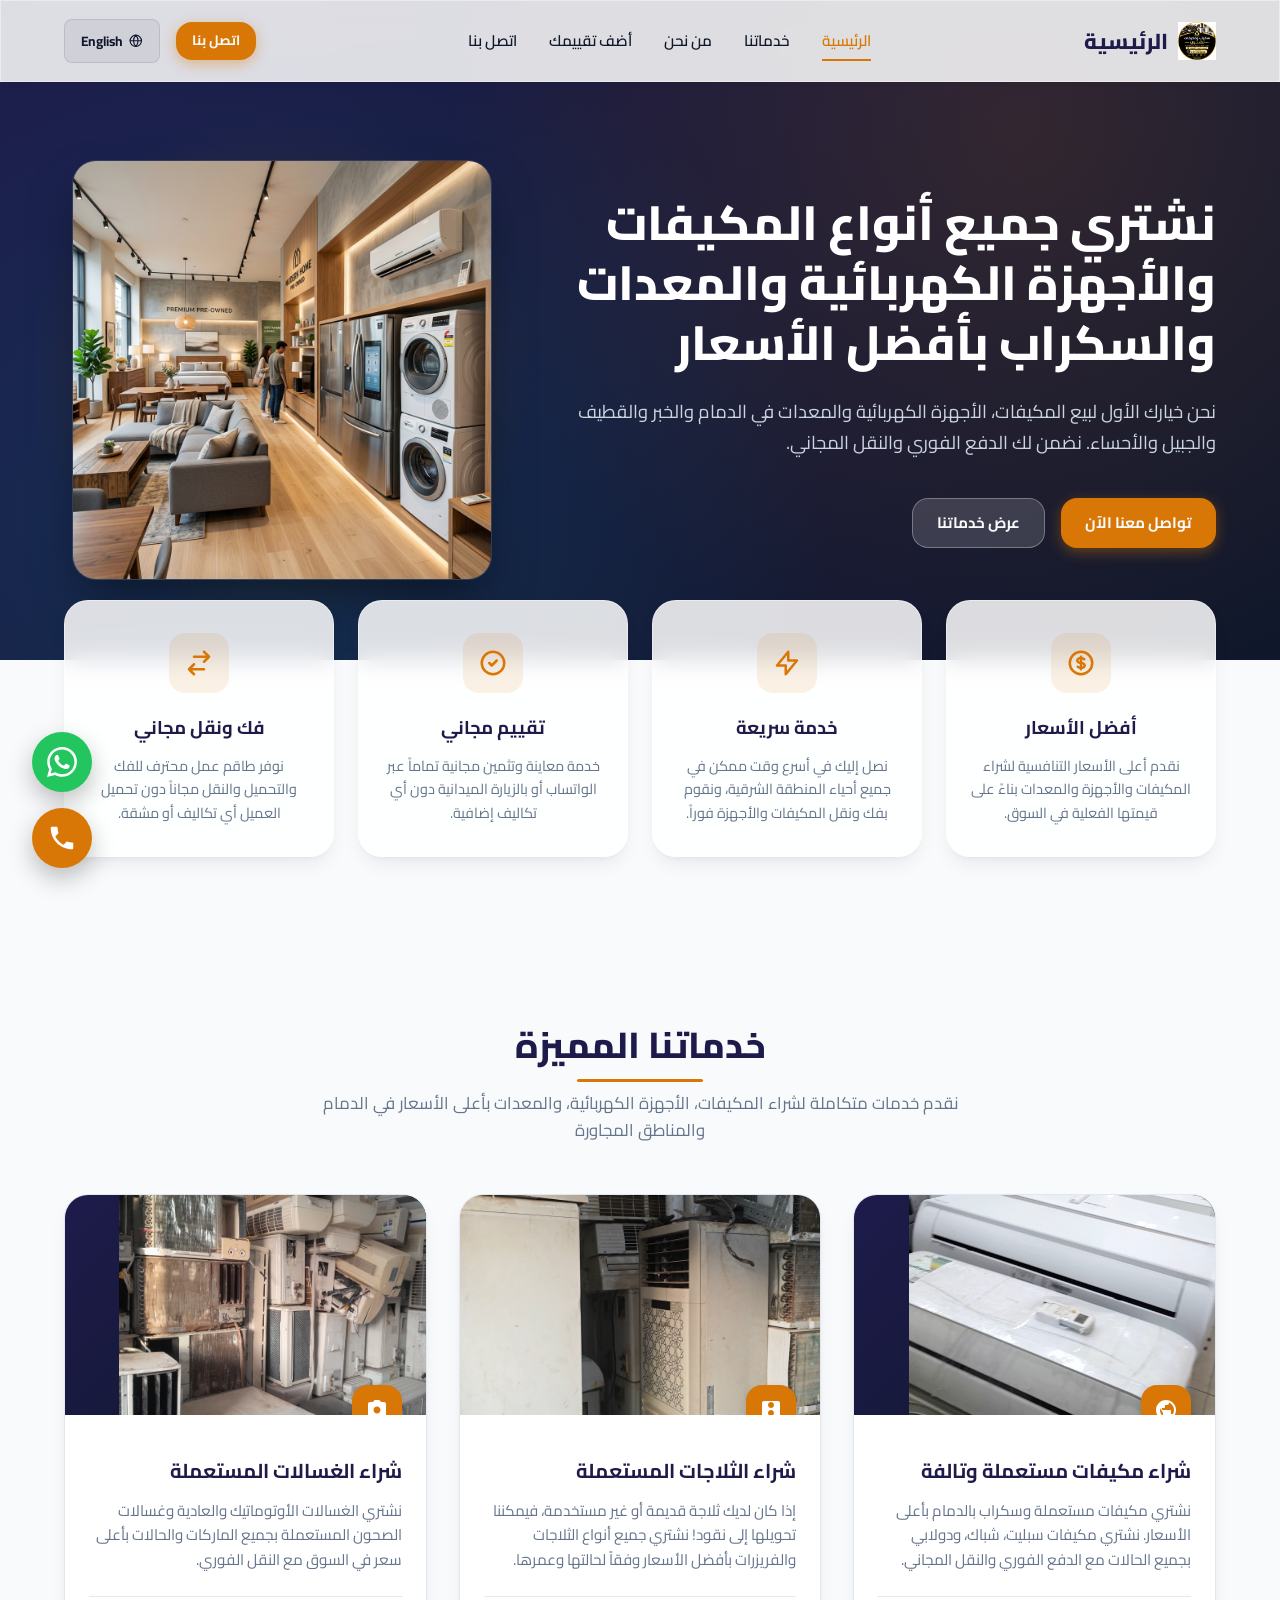
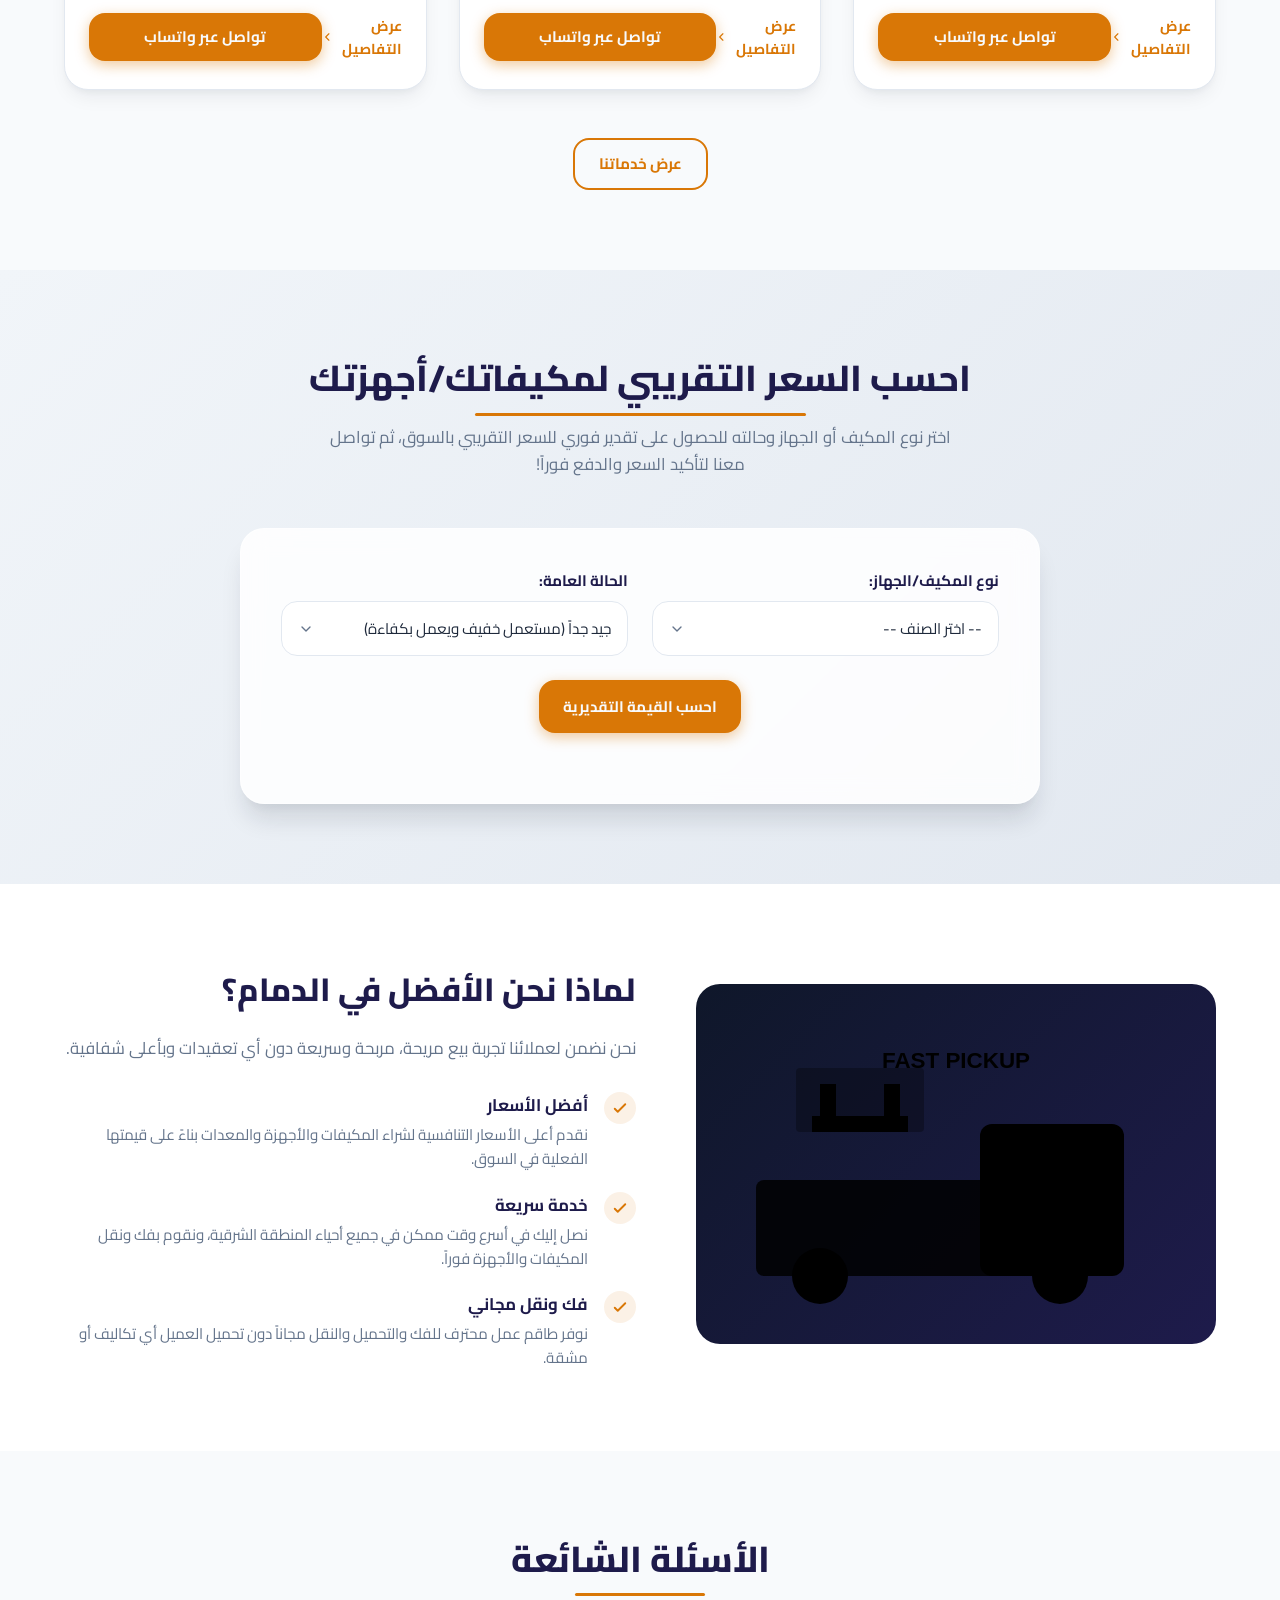
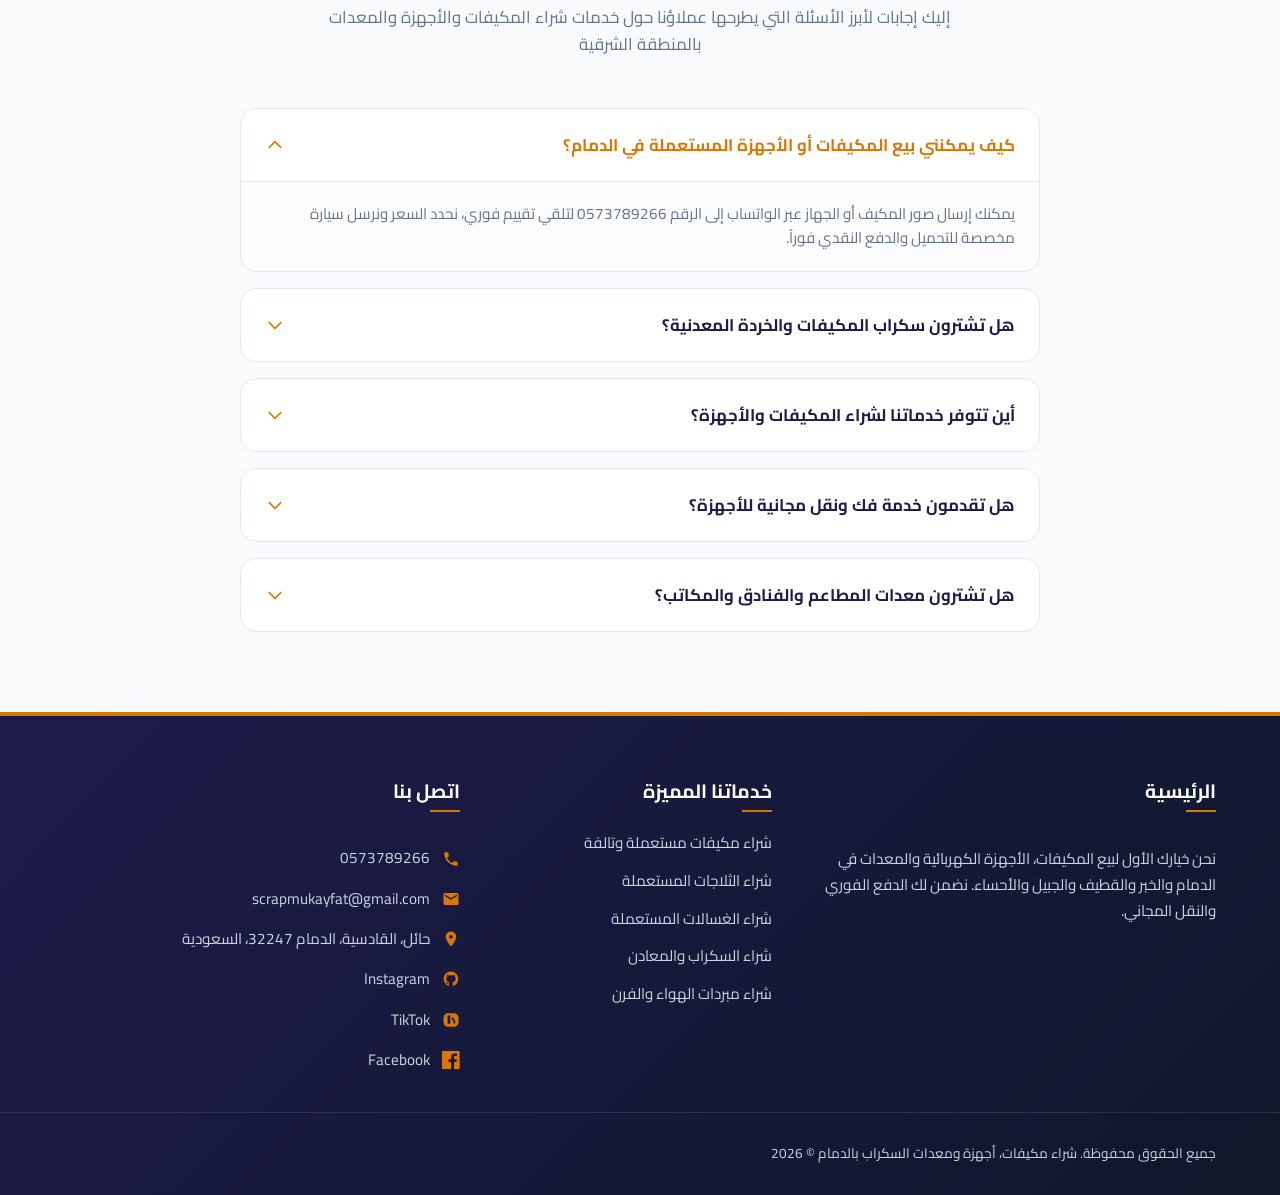
<file: index.html>
<!DOCTYPE html>
<html lang="ar" dir="rtl">
<head>
  <meta charset="UTF-8">
  <meta name="viewport" content="width=device-width, initial-scale=1.0">
  <title data-i18n="heroTitle">شراء مكيفات سكراب بالدمام والخبر والقطيف والجبيل والاحساء 0573789266</title>
  <meta name="description" content="شراء مكيفات سكراب جميع الانواع بالدمام والخبر والقطيف والجبيل والاحساء - نشتري مكيفات شباك وسبليت ودولابي وتالفة وقديمة بأعلى الأسعار مع نقل فوري ودفع نقدي 24/7">
  
  <!-- Favicon -->
  <link rel="icon" type="image/svg+xml" href="data:image/svg+xml,%3Csvg xmlns='http://www.w3.org/2000/svg' viewBox='0 0 24 24' fill='%23d97706'%3E%3Cpath d='M2 17h20v2H2zm18-4v-2c0-1.1-.9-2-2-2H6c-1.1 0-2 .9-2 2v2c-1.1 0-2 .9-2 2v2h20v-2c0-1.1-.9-2-2-2zM6 9h12V5c0-1.1-.9-2-2-2H8c-1.1 0-2 .9-2 2v4z'/%3E%3C/svg%3E">
  
  <!-- CSS Stylesheet -->
  <link rel="stylesheet" href="style.css">
</head>
<body>

  <!-- Floating Call / WhatsApp Actions Widget -->
  <div class="floating-actions">
    <a href="https://wa.me/0573789266" class="float-btn float-whatsapp" target="_blank" data-tooltip="واتساب | WhatsApp" id="float-wa-btn">
      <svg fill="currentColor" viewBox="0 0 24 24" xmlns="http://www.w3.org/2000/svg"><path d="M17.472 14.382c-.297-.149-1.758-.867-2.03-.967-.273-.099-.471-.148-.67.15-.197.297-.767.966-.94 1.164-.173.199-.347.223-.644.075-.297-.15-1.255-.463-2.39-1.475-.883-.788-1.48-1.761-1.653-2.059-.173-.297-.018-.458.13-.606.134-.133.298-.347.446-.52.149-.174.198-.298.298-.497.099-.198.05-.371-.025-.52-.075-.149-.669-1.612-.916-2.207-.242-.579-.487-.5-.669-.51-.173-.008-.371-.01-.57-.01-.198 0-.52.074-.792.372-.272.297-1.04 1.016-1.04 2.479 0 1.462 1.065 2.875 1.213 3.074.149.198 2.096 3.2 5.077 4.487.709.306 1.262.489 1.694.625.712.227 1.36.195 1.871.118.571-.085 1.758-.719 2.006-1.413.248-.694.248-1.289.173-1.413-.074-.124-.272-.198-.57-.347m-5.421 7.403h-.004a9.87 9.87 0 01-5.031-1.378l-.361-.214-3.741.982.998-3.648-.235-.374a9.86 9.86 0 01-1.51-5.26c.001-5.45 4.436-9.884 9.888-9.884 2.64 0 5.122 1.03 6.988 2.898a9.825 9.825 0 012.893 6.994c-.003 5.45-4.437 9.884-9.885 9.884m8.413-18.297A11.815 11.815 0 0012.05 0C5.495 0 .16 5.335.157 11.892c0 2.096.547 4.142 1.588 5.945L0 24l6.335-1.662c1.746.953 3.71 1.458 5.705 1.459h.005c6.554 0 11.89-5.335 11.893-11.893a11.821 11.821 0 00-3.48-8.413z"/></svg>
    </a>
    <a href="tel:0573789266" class="float-btn float-phone" data-tooltip="اتصال مباشر | Call Now" id="float-phone-btn">
      <svg fill="currentColor" viewBox="0 0 24 24" xmlns="http://www.w3.org/2000/svg"><path d="M6.62 10.79c1.44 2.83 3.76 5.14 6.59 6.59l2.2-2.2c.27-.27.67-.36 1.02-.24 1.12.37 2.33.57 3.57.57.55 0 1 .45 1 1V20c0 .55-.45 1-1 1-9.39 0-17-7.61-17-17 0-.55.45-1 1-1h3.5c.55 0 1 .45 1 1 0 1.25.2 2.45.57 3.57.11.35.03.74-.25 1.02l-2.2 2.2z"/></svg>
    </a>
  </div>

  <!-- Header Section -->
  <header class="glass-panel">
    <div class="container nav-container">
      <a href="index.html" class="logo">
        <img src="logo.jpg.webp" alt="شعار الموقع" class="logo-img">
        <span data-i18n="navHome">شراء مكيفات سكراب</span>
      </a>

      <nav>
        <ul class="nav-links">
          <li><a href="index.html" class="active" data-i18n="navHome">الرئيسية</a></li>
          <li><a href="services.html" data-i18n="navServices">خدماتنا</a></li>
          <li><a href="about.html" data-i18n="navAbout">من نحن</a></li>
          <li><a href="reviews.html" data-i18n="navReviews">أضف تقييمك</a></li>
          <li><a href="contact.html" data-i18n="navContact">اتصل بنا</a></li>
        </ul>
      </nav>

      <div class="nav-actions">
        <a href="tel:0573789266" class="btn btn-primary" style="padding: 8px 16px; font-size: 0.85rem;" data-i18n="callUs">اتصل بنا</a>
        <button class="lang-btn" id="lang-toggle-btn">
          <svg stroke="currentColor" fill="none" stroke-width="2" viewBox="0 0 24 24" stroke-linecap="round" stroke-linejoin="round" height="1em" width="1em" xmlns="http://www.w3.org/2000/svg"><circle cx="12" cy="12" r="10"></circle><line x1="2" y1="12" x2="22" y2="12"></line><path d="M12 2a15.3 15.3 0 0 1 4 10 15.3 15.3 0 0 1-4 10 15.3 15.3 0 0 1-4-10 15.3 15.3 0 0 1 4-10z"></path></svg>
          <span>English</span>
        </button>
        <button class="mobile-toggle" id="mobile-toggle-btn" aria-label="Toggle Menu">
          <svg fill="none" viewBox="0 0 24 24" stroke="currentColor">
            <path stroke-linecap="round" stroke-linejoin="round" stroke-width="2" d="M4 6h16M4 12h16m-7 6h7" />
          </svg>
        </button>
      </div>
    </div>

    <!-- Mobile Menu Drawer -->
    <div class="mobile-menu" id="mobile-menu">
      <a href="index.html" class="active" data-i18n="navHome">الرئيسية</a>
      <a href="services.html" data-i18n="navServices">خدماتنا</a>
      <a href="about.html" data-i18n="navAbout">من نحن</a>
      <a href="reviews.html" data-i18n="navReviews">أضف تقييمك</a>
      <a href="contact.html" data-i18n="navContact">اتصل بنا</a>
    </div>
  </header>

  <!-- Hero Section -->
  <section class="hero">
    <div class="container hero-wrapper">
      <div class="hero-content">
        <h1 class="hero-title" data-i18n="heroTitle">
          نشتري جميع أنواع المكيفات السكراب والتالفة والقديمة والمستعملة بأفضل الأسعار
        </h1>
        <p class="hero-subtitle" data-i18n="heroSubtitle">
          نحن خيارك الأول لشراء المكيفات جميع الانواع (شباك، سبليت، دولابي، مركزي) والأجهزة الكهربائية والمعادن في الدمام والخبر والقطيف والجبيل والأحساء. نضمن لك الدفع الفوري والنقل المجاني 24/7.
        </p>
        <div class="hero-buttons">
          <a href="https://wa.me/0573789266" class="btn btn-primary" data-i18n="heroContactBtn">تواصل معنا الآن</a>
          <a href="services.html" class="btn btn-secondary" data-i18n="heroServicesBtn">عرض خدماتنا</a>
        </div>
      </div>
      <div class="hero-image">
        <img src="hero.png" alt="Dammam ACs & Appliances Mockup" id="hero-img-element">
      </div>
    </div>
  </section>

  <!-- Features Cards Section -->
  <section class="features">
    <div class="container">
      <div class="features-grid">
        <div class="feature-card glass-panel">
          <div class="feature-icon-wrapper">
            <svg fill="none" viewBox="0 0 24 24" stroke="currentColor"><path stroke-linecap="round" stroke-linejoin="round" stroke-width="2" d="M12 8c-1.657 0-3 .895-3 2s1.343 2 3 2 3 .895 3 2-1.343 2-3 2m0-8c1.11 0 2.08.402 2.599 1M12 8V7m0 1v8m0 0v1m0-1c-1.11 0-2.08-.402-2.599-1M21 12a9 9 0 11-18 0 9 9 0 0118 0z" /></svg>
          </div>
          <h3 data-i18n="feature1Title">أعلى الأسعار</h3>
          <p data-i18n="feature1Desc">نقدم أعلى الأسعار التنافسية لشراء المكيفات والأجهزة والمعدات بناءً على قيمتها الفعلية في السوق.</p>
        </div>

        <div class="feature-card glass-panel">
          <div class="feature-icon-wrapper">
            <svg fill="none" viewBox="0 0 24 24" stroke="currentColor"><path stroke-linecap="round" stroke-linejoin="round" stroke-width="2" d="M13 10V3L4 14h7v7l9-11h-7z" /></svg>
          </div>
          <h3 data-i18n="feature2Title">خدمة سريعة 24/7</h3>
          <p data-i18n="feature2Desc">نصل إليك في أسرع وقت ممكن في جميع أحياء المنطقة الشرقية على مدار 24 ساعة، ونقوم بفك ونقل المكيفات والأجهزة فوراً.</p>
        </div>

        <div class="feature-card glass-panel">
          <div class="feature-icon-wrapper">
            <svg fill="none" viewBox="0 0 24 24" stroke="currentColor"><path stroke-linecap="round" stroke-linejoin="round" stroke-width="2" d="M9 12l2 2 4-4m6 2a9 9 0 11-18 0 9 9 0 0118 0z" /></svg>
          </div>
          <h3 data-i18n="feature3Title">تقييم سريع</h3>
          <p data-i18n="feature3Desc">خدمة معاينة وتثمين سريعة عبر الواتساب أو بالزيارة الميدانية دون أي تكاليف إضافية - رد على التو!</p>
        </div>

        <div class="feature-card glass-panel">
          <div class="feature-icon-wrapper">
            <svg fill="none" viewBox="0 0 24 24" stroke="currentColor"><path stroke-linecap="round" stroke-linejoin="round" stroke-width="2" d="M8 7h12m0 0l-4-4m4 4l-4 4m0 6H4m0 0l4 4m-4-4l4-4" /></svg>
          </div>
          <h3 data-i18n="feature4Title">فك ونقل فوري</h3>
          <p data-i18n="feature4Desc">طاقم عمل محترف مع شاحنات مجهزة للفك والتحميل والنقل فوراً دون تحميل العميل أي تكاليف أو مشقة.</p>
        </div>
      </div>
    </div>
  </section>

  <!-- Featured Services Preview Grid -->
  <section class="services">
    <div class="container">
      <div class="section-header">
        <h2 data-i18n="servicesTitle">خدماتنا المميزة</h2>
        <p data-i18n="servicesSubtitle">نقدم خدمات متكاملة لشراء جميع أنواع المكيفات والأجهزة الكهربائية والمعادن بأعلى الأسعار في الدمام والمناطق المجاورة</p>
      </div>

      <div class="services-grid">
        <!-- Service Card 1 -->
        <div class="service-card">
          <div class="service-img-wrapper">
             <img src="ac.jpeg" alt="مكيفات" />
            <svg width="64" height="64" fill="none" viewBox="0 0 24 24" stroke="%23ffffff" style="opacity:0.25;"><path stroke-linecap="round" stroke-linejoin="round" stroke-width="1.5" d="M12 3v18m9-9H3" /></svg>
            <div class="service-icon-badge">
              <svg fill="currentColor" viewBox="0 0 24 24"><path d="M12 2C6.48 2 2 6.48 2 12s4.48 10 10 10 10-4.48 10-10S17.52 2 12 2zm1 17.93c-3.95-.49-7-3.85-7-7.93 0-.62.08-1.21.21-1.79L9 15v1c0 1.1.9 2 2 2v1.93zm6.9-2.54c-.26-.81-1-1.39-1.9-1.39h-1v-3c0-.55-.45-1-1-1H8v-2h2c.55 0 1-.45 1-1V7h2c1.1 0 2-.9 2-2v-.41c2.93 1.19 5 4.06 5 7.41 0 2.08-.8 3.97-2.1 5.39z"/></svg>
            </div>
          </div>
          <div class="service-content">
            <h3 data-i18n="serviceAcTitle">شراء مكيفات مستعملة وتالفة</h3>
            <p data-i18n="serviceAcDesc">نشتري مكيفات مستعملة وسكراب بالدمام بأعلى الأسعار. نشتري مكيفات سبليت، شباك، ودولابي بجميع الحالات مع الدفع الفوري والنقل المجاني.</p>
            <div class="service-actions">
              <a href="services.html" class="service-link"><span data-i18n="viewDetails">عرض التفاصيل</span> <svg fill="none" viewBox="0 0 24 24" stroke="currentColor"><path stroke-linecap="round" stroke-linejoin="round" stroke-width="2.5" d="M9 5l7 7-7 7" /></svg></a>
              <a href="https://wa.me/0573789266" class="btn btn-primary" style="width: 100%;" data-i18n="whatsappChat">تواصل عبر واتساب</a>
            </div>
          </div>
        </div>

        <!-- Service Card 2 -->
        <div class="service-card">
          <div class="service-img-wrapper">
             <img src="freez.jpeg" alt="مكيفات" />
            <svg width="64" height="64" fill="none" viewBox="0 0 24 24" stroke="%23ffffff" style="opacity:0.25;"><rect x="4" y="2" width="16" height="20" rx="2" stroke-width="1.5"/><line x1="4" y1="12" x2="20" y2="12" stroke-width="1.5"/></svg>
            <div class="service-icon-badge">
              <svg fill="currentColor" viewBox="0 0 24 24"><path d="M19 3H5c-1.1 0-2 .9-2 2v14c0 1.1.9 2 2 2h14c1.1 0 2-.9 2-2V5c0-1.1-.9-2-2-2zm-7 15c-1.66 0-3-1.34-3-3s1.34-3 3-3 3 1.34 3 3-1.34 3-3 3zm0-8c-1.66 0-3-1.34-3-3s1.34-3 3-3 3 1.34 3 3-1.34 3-3 3z"/></svg>
            </div>
          </div>
          <div class="service-content">
            <h3 data-i18n="serviceFridgeTitle">شراء الثلاجات المستعملة</h3>
            <p data-i18n="serviceFridgeDesc">إذا كان لديك ثلاجة قديمة أو غير مستخدمة، فيمكننا تحويلها إلى نقود! نشتري جميع أنواع الثلاجات والفريزرات بأفضل الأسعار وفقاً لحالتها وعمرها.</p>
            <div class="service-actions">
              <a href="services.html" class="service-link"><span data-i18n="viewDetails">عرض التفاصيل</span> <svg fill="none" viewBox="0 0 24 24" stroke="currentColor"><path stroke-linecap="round" stroke-linejoin="round" stroke-width="2.5" d="M9 5l7 7-7 7" /></svg></a>
              <a href="https://wa.me/0573789266" class="btn btn-primary" style="width: 100%;" data-i18n="whatsappChat">تواصل عبر واتساب</a>
            </div>
          </div>
        </div>

        <!-- Service Card 3 -->
        <div class="service-card">
          <div class="service-img-wrapper">
             <img src="w.jpeg" alt="مكيفات" />
            <svg width="64" height="64" fill="none" viewBox="0 0 24 24" stroke="%23ffffff" style="opacity:0.25;"><circle cx="12" cy="12" r="10" stroke-width="1.5"/><circle cx="12" cy="12" r="5" stroke-width="1.5"/></svg>
            <div class="service-icon-badge">
              <svg fill="currentColor" viewBox="0 0 24 24"><path d="M19 4h-3L14.41 2H9.59L8 4H5c-1.1 0-2 .9-2 2v12c0 1.1.9 2 2 2h14c1.1 0 2-.9 2-2V6c0-1.1-.9-2-2-2zm-7 11.5c-1.93 0-3.5-1.57-3.5-3.5s1.57-3.5 3.5-3.5 3.5 1.57 3.5 3.5-1.57 3.5-3.5 3.5z"/></svg>
            </div>
          </div>
          <div class="service-content">
            <h3 data-i18n="serviceWasherTitle">شراء الغسالات المستعملة</h3>
            <p data-i18n="serviceWasherDesc">نشتري الغسالات الأوتوماتيك والعادية وغسالات الصحون المستعملة بجميع الماركات والحالات بأعلى سعر في السوق مع النقل الفوري.</p>
            <div class="service-actions">
              <a href="services.html" class="service-link"><span data-i18n="viewDetails">عرض التفاصيل</span> <svg fill="none" viewBox="0 0 24 24" stroke="currentColor"><path stroke-linecap="round" stroke-linejoin="round" stroke-width="2.5" d="M9 5l7 7-7 7" /></svg></a>
              <a href="https://wa.me/0573789266" class="btn btn-primary" style="width: 100%;" data-i18n="whatsappChat">تواصل عبر واتساب</a>
            </div>
          </div>
        </div>
      </div>
      
      <div style="text-align: center; margin-top: 48px;">
        <a href="services.html" class="btn btn-outline" data-i18n="heroServicesBtn">عرض جميع الخدمات</a>
      </div>
    </div>
  </section>

  <!-- Interactive Price Estimator Section -->
  <section class="estimator">
    <div class="container">
      <div class="section-header">
        <h2 data-i18n="estimatorTitle">احسب السعر التقريبي لمكيفاتك/أجهزتك</h2>
        <p data-i18n="estimatorSubtitle">اختر نوع المكيف أو الجهاز وحالته للحصول على تقدير فوري للسعر التقريبي بالسوق، ثم تواصل معنا لتأكيد السعر والدفع فوراً!</p>
      </div>

      <div class="estimator-card glass-panel">
        <div class="estimator-form">
          <div class="form-group">
            <label for="estimator-item" data-i18n="estimatorItemLabel">نوع المكيف/الجهاز:</label>
            <select id="estimator-item">
              <option value="" disabled selected>-- اختر الصنف --</option>
              <option value="ac">مكيف (سبليت/شباك) | AC</option>
              <option value="fridge">ثلاجة / فريزر | Refrigerator / Freezer</option>
              <option value="washer">غسالة | Washing Machine</option>
              <option value="scrap">سكراب / معادن | Scrap Metal</option>
              <option value="cooler">وحدة تبريد كبيرة | Large Cooling Unit</option>
              <option value="electrical">معدات وأجهزة كهربائية | Electrical Equipment</option>
            </select>
          </div>

          <div class="form-group">
            <label for="estimator-condition" data-i18n="estimatorConditionLabel">الحالة العامة:</label>
            <select id="estimator-condition">
              <option value="excellent" data-i18n="estimatorConditionExcel">ممتاز (شبه جديد وبدون خدوش)</option>
              <option value="good" data-i18n="estimatorConditionGood" selected>جيد جداً (مستعمل خفيف ويعمل بكفاءة)</option>
              <option value="fair" data-i18n="estimatorConditionFair">مستعمل (يحتاج صيانة بسيطة أو سكراب)</option>
            </select>
          </div>

          <div class="estimator-btn-wrapper">
            <button class="btn btn-primary" id="estimator-calculate-btn" data-i18n="estimatorCalculateBtn">احسب القيمة التقديرية</button>
          </div>
        </div>

        <div class="estimator-result-box" id="estimator-result">
          <p class="estimator-result-title" data-i18n="estimatorResultText">القيمة التقديرية التنافسية للمكيف/الجهاز المحدد هي:</p>
          <div class="estimator-price" id="estimator-price-range">0 - 0 ريال</div>
          <a href="#" class="btn btn-primary" id="estimator-whatsapp-btn" target="_blank" style="background-color: rgb(34, 197, 94); box-shadow: 0 4px 14px rgba(34, 197, 94, 0.4);">
            <svg fill="currentColor" width="20" height="20" viewBox="0 0 24 24" style="margin-inline-end: 8px;"><path d="M17.472 14.382c-.297-.149-1.758-.867-2.03-.967-.273-.099-.471-.148-.67.15-.197.297-.767.966-.94 1.164-.173.199-.347.223-.644.075-.297-.15-1.255-.463-2.39-1.475-.883-.788-1.48-1.761-1.653-2.059-.173-.297-.018-.458.13-.606.134-.133.298-.347.446-.52.149-.174.198-.298.298-.497.099-.198.05-.371-.025-.52-.075-.149-.669-1.612-.916-2.207-.242-.579-.487-.5-.669-.51-.173-.008-.371-.01-.57-.01-.198 0-.52.074-.792.372-.272.297-1.04 1.016-1.04 2.479 0 1.462 1.065 2.875 1.213 3.074.149.198 2.096 3.2 5.077 4.487.709.306 1.262.489 1.694.625.712.227 1.36.195 1.871.118.571-.085 1.758-.719 2.006-1.413.248-.694.248-1.289.173-1.413-.074-.124-.272-.198-.57-.347m-5.421 7.403h-.004a9.87 9.87 0 01-5.031-1.378l-.361-.214-3.741.982.998-3.648-.235-.374a9.86 9.86 0 01-1.51-5.26c.001-5.45 4.436-9.884 9.888-9.884 2.64 0 5.122 1.03 6.988 2.898a9.825 9.825 0 012.893 6.994c-.003 5.45-4.437 9.884-9.885 9.884m8.413-18.297A11.815 11.815 0 0012.05 0C5.495 0 .16 5.335.157 11.892c0 2.096.547 4.142 1.588 5.945L0 24l6.335-1.662c1.746.953 3.71 1.458 5.705 1.459h.005c6.554 0 11.89-5.335 11.893-11.893a11.821 11.821 0 00-3.48-8.413z"/></svg>
            <span data-i18n="estimatorSendWhatsapp">تأكيد السعر وطلب الشراء عبر واتساب</span>
          </a>
          <p class="estimator-warning" data-i18n="estimatorWarning">*ملاحظة: السعر النهائي يتم تحديده بعد المعاينة المباشرة أو عبر صور الواتساب.</p>
        </div>
      </div>
    </div>
  </section>

  <!-- Why Choose Us Section -->
  <section class="why-us">
    <div class="container why-us-wrapper">
      <div class="why-us-image">
        <!-- SVG mockup placeholder of a delivery van with ACs and appliances -->
        <svg viewBox="0 0 600 400" xmlns="http://www.w3.org/2000/svg" style="width:100%; border-radius: var(--radius-lg); background: linear-gradient(135deg, #0f172a 0%, #1e1b4b 100%); padding: 20px;">
          <rect x="50" y="220" width="360" height="120" rx="10" fill="%23d97706" opacity="0.85"/>
          <rect x="330" y="150" width="180" height="190" rx="15" fill="%23b45309"/>
          <circle cx="130" cy="340" r="35" fill="%23334155"/>
          <circle cx="130" cy="340" r="15" fill="%23cbd5e1"/>
          <circle cx="430" cy="340" r="35" fill="%23334155"/>
          <circle cx="430" cy="340" r="15" fill="%23cbd5e1"/>
          <polygon points="410,170 490,170 470,240 410,240" fill="%230ea5e9" opacity="0.5"/>
          <rect x="100" y="80" width="160" height="80" rx="5" fill="%23d97706" opacity="0.3"/>
          <path d="M120 140h120v20H120zM130 100h20v40h-20zM210 100h20v40h-20z" fill="%23d97706"/>
          <text x="300" y="80" fill="%23ffffff" font-family="sans-serif" font-size="28" font-weight="bold" text-anchor="middle">FAST PICKUP</text>
        </svg>
      </div>

      <div class="why-us-content">
        <h2 data-i18n="whyTitle">لماذا نحن الأفضل في الدمام؟</h2>
        <p data-i18n="whySubtitle">نحن نضمن لعملائنا تجربة بيع مريحة، مربحة وسريعة دون أي تعقيدات وبأعلى شفافية.</p>
        
        <div class="why-points">
          <div class="why-point-item">
            <div class="why-point-icon">
              <svg fill="none" viewBox="0 0 24 24" stroke="currentColor"><path stroke-linecap="round" stroke-linejoin="round" stroke-width="2.5" d="M5 13l4 4L19 7" /></svg>
            </div>
            <div class="why-point-text">
              <h4 data-i18n="feature1Title">أفضل الأسعار</h4>
              <p data-i18n="feature1Desc">نقدم أعلى الأسعار التنافسية لشراء المكيفات والأجهزة والمعدات بناءً على قيمتها الفعلية في السوق.</p>
            </div>
          </div>

          <div class="why-point-item">
            <div class="why-point-icon">
              <svg fill="none" viewBox="0 0 24 24" stroke="currentColor"><path stroke-linecap="round" stroke-linejoin="round" stroke-width="2.5" d="M5 13l4 4L19 7" /></svg>
            </div>
            <div class="why-point-text">
              <h4 data-i18n="feature2Title">خدمة سريعة</h4>
              <p data-i18n="feature2Desc">نصل إليك في أسرع وقت ممكن في جميع أحياء المنطقة الشرقية، ونقوم بفك ونقل المكيفات والأجهزة فوراً.</p>
            </div>
          </div>

          <div class="why-point-item">
            <div class="why-point-icon">
              <svg fill="none" viewBox="0 0 24 24" stroke="currentColor"><path stroke-linecap="round" stroke-linejoin="round" stroke-width="2.5" d="M5 13l4 4L19 7" /></svg>
            </div>
            <div class="why-point-text">
              <h4 data-i18n="feature4Title">فك ونقل مجاني</h4>
              <p data-i18n="feature4Desc">نوفر طاقم عمل محترف للفك والتحميل والنقل مجاناً دون تحميل العميل أي تكاليف أو مشقة.</p>
            </div>
          </div>
        </div>
      </div>
    </div>
  </section>

  <!-- FAQ Section Accordion -->
  <section class="faqs">
    <div class="container">
      <div class="section-header">
        <h2 data-i18n="faqTitle">الأسئلة الشائعة</h2>
        <p data-i18n="faqSubtitle">إليك إجابات لأبرز الأسئلة التي يطرحها عملاؤنا حول خدمات شراء المكيفات والأجهزة والمعدات بالمنطقة الشرقية</p>
      </div>

      <div class="faq-list">
        <div class="faq-item active">
          <button class="faq-question">
            <span data-i18n="faqQ1">كيف يمكنني بيع المكيفات أو الأجهزة المستعملة في الدمام؟</span>
            <svg fill="none" viewBox="0 0 24 24" stroke="currentColor"><path stroke-linecap="round" stroke-linejoin="round" stroke-width="2" d="M19 9l-7 7-7-7" /></svg>
          </button>
          <div class="faq-answer">
            <p data-i18n="faqA1">يمكنك إرسال صور المكيف أو الجهاز عبر الواتساب إلى الرقم 0573789266 لتلقي تقييم فوري، نحدد السعر ونرسل سيارة مخصصة للتحميل والدفع النقدي فوراً.</p>
          </div>
        </div>

       

        <div class="faq-item">
          <button class="faq-question">
            <span data-i18n="faqQ3">هل تشترون سكراب المكيفات والخردة المعدنية؟</span>
            <svg fill="none" viewBox="0 0 24 24" stroke="currentColor"><path stroke-linecap="round" stroke-linejoin="round" stroke-width="2" d="M19 9l-7 7-7-7" /></svg>
          </button>
          <div class="faq-answer">
            <p data-i18n="faqA3">نعم، نشتري سكراب المكيفات التالفة بالكامل، وخردة النحاس والحديد والألومنيوم وهياكل المطابخ التالفة بأفضل أسعار السكراب اليومية بالدمام.</p>
          </div>
        </div>

        <div class="faq-item">
          <button class="faq-question">
            <span data-i18n="faqQ4">أين تتوفر خدماتنا لشراء المكيفات والأجهزة؟</span>
            <svg fill="none" viewBox="0 0 24 24" stroke="currentColor"><path stroke-linecap="round" stroke-linejoin="round" stroke-width="2" d="M19 9l-7 7-7-7" /></svg>
          </button>
          <div class="faq-answer">
            <p data-i18n="faqA4">خدماتنا تغطي المنطقة الشرقية بالكامل بما في ذلك: الدمام، الخبر، القطيف، الظهران، الجبيل، الأحساء، سيهات، وصفوى وجميع المناطق المجاورة.</p>
          </div>
        </div>

        <div class="faq-item">
          <button class="faq-question">
            <span data-i18n="faqQ5">هل تقدمون خدمة فك ونقل مجانية للأجهزة؟</span>
            <svg fill="none" viewBox="0 0 24 24" stroke="currentColor"><path stroke-linecap="round" stroke-linejoin="round" stroke-width="2" d="M19 9l-7 7-7-7" /></svg>
          </button>
          <div class="faq-answer">
            <p data-i18n="faqA5">نعم بالتأكيد، نحن نتكفل بجميع عمليات الفك، التحميل، والنقل مجاناً بنسبة 100% بواسطة عمال ونجارين محترفين دون أي رسوم على العميل.</p>
          </div>
        </div>

        <div class="faq-item">
          <button class="faq-question">
            <span data-i18n="faqQ6">هل تشترون معدات المطاعم والفنادق والمكاتب؟</span>
            <svg fill="none" viewBox="0 0 24 24" stroke="currentColor"><path stroke-linecap="round" stroke-linejoin="round" stroke-width="2" d="M19 9l-7 7-7-7" /></svg>
          </button>
          <div class="faq-answer">
            <p data-i18n="faqA6">نعم، نقوم بشراء وتصفية معدات المطاعم المستعملة بالكامل، تجهيزات الشركات، وتجهيزات الفنادق والشقق المفروشة بأفضل الأسعار دفعة واحدة.</p>
          </div>
        </div>
      </div>
    </div>
  </section>
  <!-- Footer Section -->
  <footer>
    <div class="container footer-grid">
      <div class="footer-col">
        <h3 data-i18n="navHome">شراء مكيفات سكراب</h3>
        <p style="margin-top: 16px;" data-i18n="heroSubtitle">
          نحن خيارك الأول لشراء المكيفات جميع الانواع (شباك، سبليت، دولابي، مركزي) والأجهزة الكهربائية والمعادن في الدمام والخبر والقطيف والجبيل والأحساء. نضمن لك الدفع الفوري والنقل المجاني 24/7.
        </p>
      </div>

      <div class="footer-col">
        <h3 data-i18n="servicesTitle">خدماتنا المميزة</h3>
        <ul>
          <li><a href="services.html" data-i18n="serviceAcTitle">شراء مكيفات جميع الانواع</a></li>
          <li><a href="services.html" data-i18n="serviceFridgeTitle">شراء الثلاجات والفريزرات</a></li>
          <li><a href="services.html" data-i18n="serviceWasherTitle">شراء الغسالات والأجهزة</a></li>
          <li><a href="services.html" data-i18n="serviceScrapTitle">شراء المعادن والألمنيوم</a></li>
          <li><a href="services.html" data-i18n="serviceCoolerTitle">خدمة 24/7 متواصلة</a></li>
        </ul>
      </div>

      <div class="footer-col">
        <h3 data-i18n="navContact">اتصل بنا</h3>
        <div class="footer-contact-list" style="margin-top: 16px;">
          <div class="footer-contact-item">
            <svg fill="currentColor" viewBox="0 0 24 24"><path d="M6.62 10.79c1.44 2.83 3.76 5.14 6.59 6.59l2.2-2.2c.27-.27.67-.36 1.02-.24 1.12.37 2.33.57 3.57.57.55 0 1 .45 1 1V20c0 .55-.45 1-1 1-9.39 0-17-7.61-17-17 0-.55.45-1 1-1h3.5c.55 0 1 .45 1 1 0 1.25.2 2.45.57 3.57.11.35.03.74-.25 1.02l-2.2 2.2z"/></svg>
            <span>0573789266</span>
          </div>
          <div class="footer-contact-item">
            <svg fill="currentColor" viewBox="0 0 24 24"><path d="M20 4H4c-1.1 0-1.99.9-1.99 2L2 18c0 1.1.9 2 2 2h16c1.1 0 2-.9 2-2V6c0-1.1-.9-2-2-2zm0 4l-8 5-8-5V6l8 5 8-5v2z"/></svg>
            <span>scrapmukayfat@gmail.com</span>
          </div>
          <div class="footer-contact-item">
            <svg fill="currentColor" viewBox="0 0 24 24"><path d="M12 2C8.13 2 5 5.13 5 9c0 5.25 7 13 7 13s7-7.75 7-13c0-3.87-3.13-7-7-7zm0 9.5c-1.38 0-2.5-1.12-2.5-2.5s1.12-2.5 2.5-2.5 2.5 1.12 2.5 2.5-1.12 2.5-2.5 2.5z"/></svg>
            <span data-i18n="locationAddress">الدمام، الخبر، القطيف، الجبيل، الأحساء</span>
          </div>
          <div class="footer-contact-item">
            <svg fill="currentColor" viewBox="0 0 24 24"><path d="M12 2.163c-5.41 0-9.797 4.388-9.797 9.798 0 4.33 2.793 8.005 6.664 9.307.487.09.66-.212.66-.473 0-.232-.009-.848-.014-1.665-2.712.588-3.283-1.307-3.283-1.307-.443-1.124-1.082-1.423-1.082-1.423-.885-.605.067-.593.067-.593.978.07 1.493 1.004 1.493 1.004.869 1.49 2.282 1.06 2.84.811.088-.63.34-1.06.618-1.304-2.164-.246-4.439-1.082-4.439-4.815 0-1.063.38-1.932 1.003-2.612-.101-.247-.435-1.238.096-2.58 0 0 .818-.262 2.68 1.0.777-.216 1.61-.325 2.437-.329.827.004 1.66.113 2.438.329 1.86-1.26 2.678-1.0 2.678-1.0.532 1.342.198 2.333.097 2.58.624.68 1.003 1.55 1.003 2.612 0 3.742-2.278 4.565-4.451 4.807.349.301.66.897.66 1.807 0 1.305-.012 2.358-.012 2.678 0 .262.171.567.665.471 3.868-1.304 6.66-4.978 6.66-9.307 0-5.41-4.386-9.798-9.797-9.798z"/></svg>
            <a href="https://www.instagram.com/scrapmukyfatbuyer?igsh=N3dmYjc3emI2MzQ0" target="_blank">Instagram</a>
          </div>
          <div class="footer-contact-item">
            <svg fill="currentColor" viewBox="0 0 24 24"><path d="M16 3H8C4.69 3 2 5.69 2 9v6c0 3.31 2.69 6 6 6h8c3.31 0 6-2.69 6-6V9c0-3.31-2.69-6-6-6zM10.97 16.43c0 .3-.24.54-.55.54H8.03c-.3 0-.55-.24-.55-.54v-9.86c0-.3.24-.54.55-.54h2.39c.3 0 .55.24.55.54v9.86zm1.78-5.93c0-.86.7-1.55 1.57-1.55.87 0 1.58.69 1.58 1.55s-.71 1.55-1.58 1.55c-.87 0-1.57-.69-1.57-1.55zm4.79 5.93c0 .22-.18.4-.4.4h-1.65a.4.4 0 01-.4-.4v-4.5c0-.22.18-.4.4-.4h1.65c.22 0 .4.18.4.4v4.5z"/></svg>
            <a href="https://www.tiktok.com/@scrapcpg20i?_r=1&_t=ZS-977quDpNVmS" target="_blank">TikTok</a>
          </div>
          <div class="footer-contact-item">
            <svg fill="currentColor" viewBox="0 0 24 24"><path d="M22.67 0H1.33A1.33 1.33 0 000 1.33v21.34A1.33 1.33 0 001.33 24H12V14.7h-3.3V11h3.3V8.4c0-3.3 2-5.1 5-5.1 1.4 0 2.6.1 2.9.1v3.4h-2c-1.5 0-1.8.7-1.8 1.8V11h3.6l-.5 3.7h-3.1V24h6.1a1.33 1.33 0 001.33-1.33V1.33A1.33 1.33 0 0022.67 0z"/></svg>
            <a href="https://www.facebook.com/share/1CpFUC6HUP/" target="_blank">Facebook</a>
          </div>
        </div>
      </div>
    </div>

    <div class="footer-bottom">
      <div class="container" style="display: flex; justify-content: space-between; align-items: center; width: 100%; flex-wrap: wrap; gap: 16px;">
        <span data-i18n="copyright">جميع الحقوق محفوظة. شراء مكيفات سكراب © 2026</span>
      </div>
    </div>
  </footer>

  <!-- Scripts -->
  <script src="translations.js"></script>
  <script src="main.js"></script>
  
  <script>
    // Set generated image as hero background or element if loaded successfully
    document.addEventListener("DOMContentLoaded", () => {
      const heroImg = document.getElementById("hero-img-element");
      if (heroImg) {
        // Use the local copied hero image
        heroImg.src = "hero.png";
      }
    });
  </script>
</body>
</html>
</file>
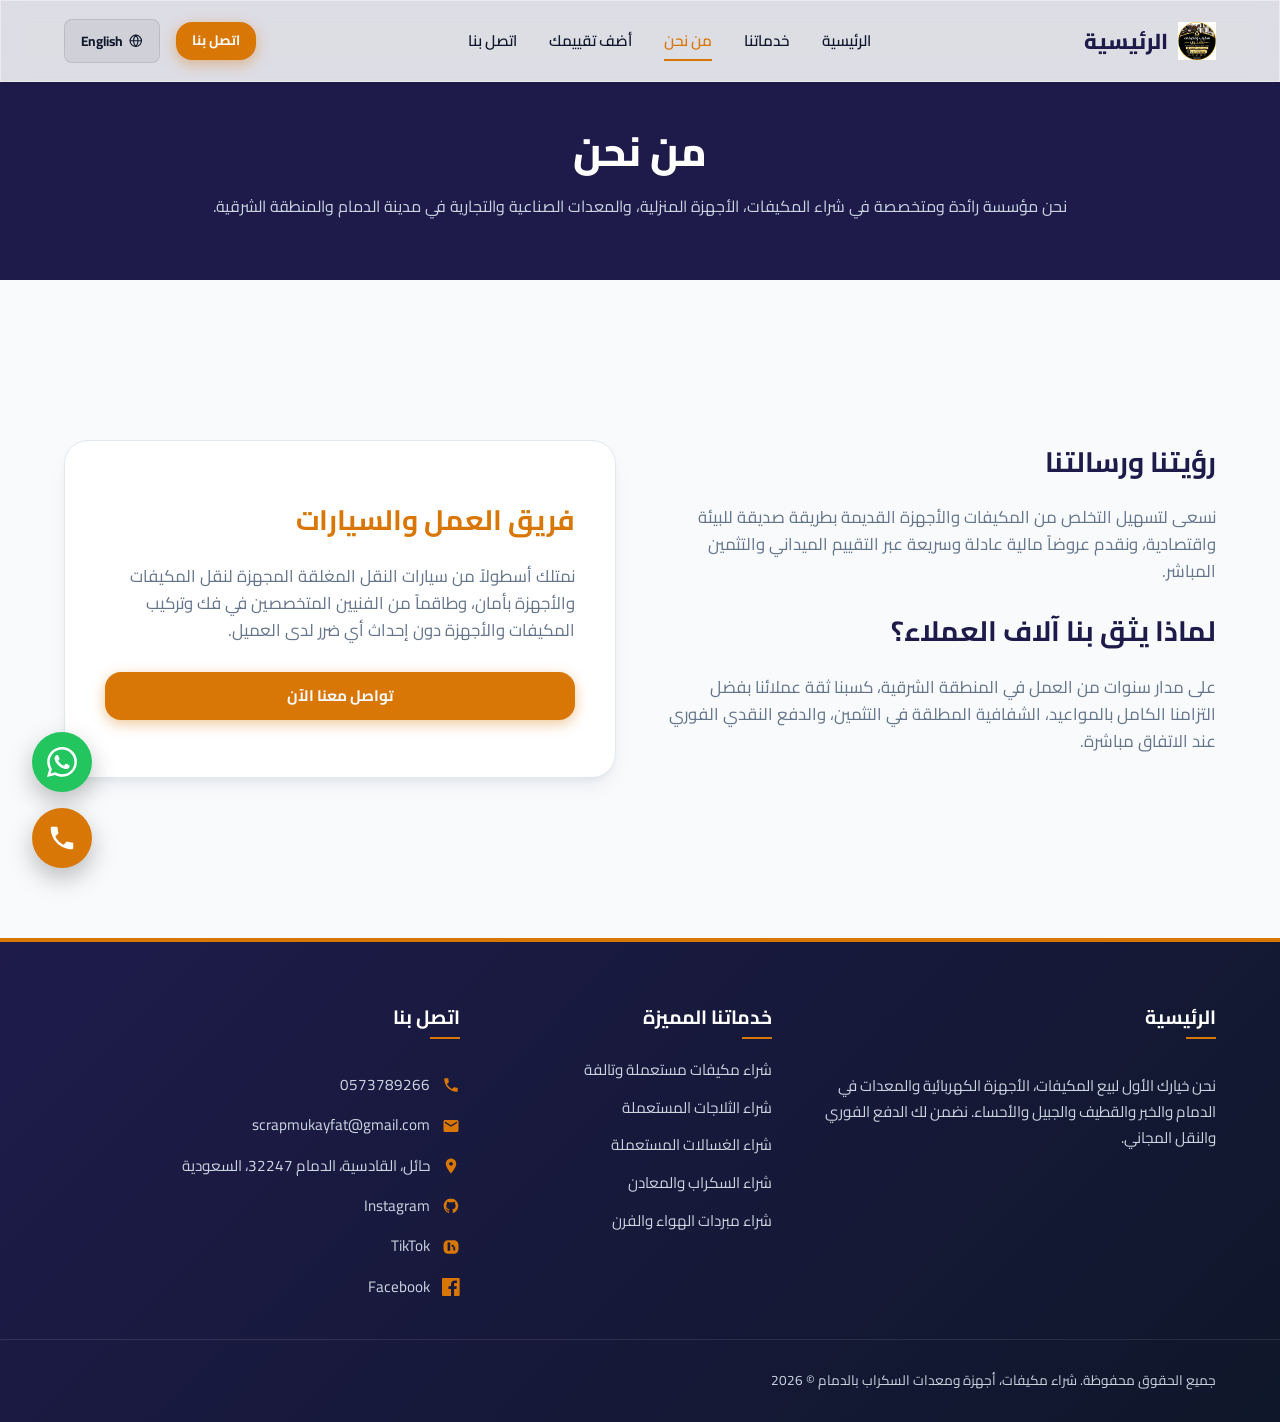
<file: about.html>
<!DOCTYPE html>
<html lang="ar" dir="rtl">
<head>
  <meta charset="UTF-8">
  <meta name="viewport" content="width=device-width, initial-scale=1.0">
  <title data-i18n="navAbout">من نحن - شراء مكيفات سكراب بالدمام</title>
  <meta name="description" content="مؤسسة شراء المكيفات السكراب والجديدة والتالفة والقديمة بالدمام. متخصصة في شراء جميع أنواع المكيفات والأجهزة الكهربائية والمعادن بأعلى الأسعار مع خدمة 24/7.">
  
  <!-- Favicon -->
  <link rel="icon" type="image/svg+xml" href="data:image/svg+xml,%3Csvg xmlns='http://www.w3.org/2000/svg' viewBox='0 0 24 24' fill='%23d97706'%3E%3Cpath d='M2 17h20v2H2zm18-4v-2c0-1.1-.9-2-2-2H6c-1.1 0-2 .9-2 2v2c-1.1 0-2 .9-2 2v2h20v-2c0-1.1-.9-2-2-2zM6 9h12V5c0-1.1-.9-2-2-2H8c-1.1 0-2 .9-2 2v4z'/%3E%3C/svg%3E">
  
  <!-- CSS Stylesheet -->
  <link rel="stylesheet" href="style.css">
</head>
<body>

  <!-- Floating Call / WhatsApp Actions Widget -->
  <div class="floating-actions">
    <a href="https://wa.me/0573789266" class="float-btn float-whatsapp" target="_blank" data-tooltip="واتساب | WhatsApp" id="float-wa-btn">
      <svg fill="currentColor" viewBox="0 0 24 24" xmlns="http://www.w3.org/2000/svg"><path d="M17.472 14.382c-.297-.149-1.758-.867-2.03-.967-.273-.099-.471-.148-.67.15-.197.297-.767.966-.94 1.164-.173.199-.347.223-.644.075-.297-.15-1.255-.463-2.39-1.475-.883-.788-1.48-1.761-1.653-2.059-.173-.297-.018-.458.13-.606.134-.133.298-.347.446-.52.149-.174.198-.298.298-.497.099-.198.05-.371-.025-.52-.075-.149-.669-1.612-.916-2.207-.242-.579-.487-.5-.669-.51-.173-.008-.371-.01-.57-.01-.198 0-.52.074-.792.372-.272.297-1.04 1.016-1.04 2.479 0 1.462 1.065 2.875 1.213 3.074.149.198 2.096 3.2 5.077 4.487.709.306 1.262.489 1.694.625.712.227 1.36.195 1.871.118.571-.085 1.758-.719 2.006-1.413.248-.694.248-1.289.173-1.413-.074-.124-.272-.198-.57-.347m-5.421 7.403h-.004a9.87 9.87 0 01-5.031-1.378l-.361-.214-3.741.982.998-3.648-.235-.374a9.86 9.86 0 01-1.51-5.26c.001-5.45 4.436-9.884 9.888-9.884 2.64 0 5.122 1.03 6.988 2.898a9.825 9.825 0 012.893 6.994c-.003 5.45-4.437 9.884-9.885 9.884m8.413-18.297A11.815 11.815 0 0012.05 0C5.495 0 .16 5.335.157 11.892c0 2.096.547 4.142 1.588 5.945L0 24l6.335-1.662c1.746.953 3.71 1.458 5.705 1.459h.005c6.554 0 11.89-5.335 11.893-11.893a11.821 11.821 0 00-3.48-8.413z"/></svg>
    </a>
    <a href="tel:0573789266" class="float-btn float-phone" data-tooltip="اتصال مباشر | Call Now" id="float-phone-btn">
      <svg fill="currentColor" viewBox="0 0 24 24" xmlns="http://www.w3.org/2000/svg"><path d="M6.62 10.79c1.44 2.83 3.76 5.14 6.59 6.59l2.2-2.2c.27-.27.67-.36 1.02-.24 1.12.37 2.33.57 3.57.57.55 0 1 .45 1 1V20c0 .55-.45 1-1 1-9.39 0-17-7.61-17-17 0-.55.45-1 1-1h3.5c.55 0 1 .45 1 1 0 1.25.2 2.45.57 3.57.11.35.03.74-.25 1.02l-2.2 2.2z"/></svg>
    </a>
  </div>

  <!-- Header Section -->
  <header class="glass-panel">
    <div class="container nav-container">
      <a href="index.html" class="logo">
        <img src="logo.jpg.webp" alt="شعار الموقع" class="logo-img">
        <span data-i18n="navHome">شراء مكيفات سكراب</span>
      </a>

      <nav>
        <ul class="nav-links">
          <li><a href="index.html" data-i18n="navHome">الرئيسية</a></li>
          <li><a href="services.html" data-i18n="navServices">خدماتنا</a></li>
          <li><a href="about.html" class="active" data-i18n="navAbout">من نحن</a></li>
          
          <li><a href="reviews.html" data-i18n="navReviews">أضف تقييمك</a></li>
          <li><a href="contact.html" data-i18n="navContact">اتصل بنا</a></li>
        </ul>
      </nav>

      <div class="nav-actions">
        <a href="tel:0573789266" class="btn btn-primary" style="padding: 8px 16px; font-size: 0.85rem;" data-i18n="callUs">اتصل بنا</a>
        <button class="lang-btn" id="lang-toggle-btn">
          <svg stroke="currentColor" fill="none" stroke-width="2" viewBox="0 0 24 24" stroke-linecap="round" stroke-linejoin="round" height="1em" width="1em" xmlns="http://www.w3.org/2000/svg"><circle cx="12" cy="12" r="10"></circle><line x1="2" y1="12" x2="22" y2="12"></line><path d="M12 2a15.3 15.3 0 0 1 4 10 15.3 15.3 0 0 1-4 10 15.3 15.3 0 0 1-4-10 15.3 15.3 0 0 1 4-10z"></path></svg>
          <span>English</span>
        </button>
        <button class="mobile-toggle" id="mobile-toggle-btn" aria-label="Toggle Menu">
          <svg fill="none" viewBox="0 0 24 24" stroke="currentColor">
            <path stroke-linecap="round" stroke-linejoin="round" stroke-width="2" d="M4 6h16M4 12h16m-7 6h7" />
          </svg>
        </button>
      </div>
    </div>

    <!-- Mobile Menu Drawer -->
    <div class="mobile-menu" id="mobile-menu">
      <a href="index.html" data-i18n="navHome">الرئيسية</a>
      <a href="services.html" data-i18n="navServices">خدماتنا</a>
      <a href="about.html" class="active" data-i18n="navAbout">من نحن</a>
      
      <a href="reviews.html" data-i18n="navReviews">أضف تقييمك</a>
      <a href="contact.html" data-i18n="navContact">اتصل بنا</a>
    </div>
  </header>

  <!-- Title banner -->
  <section class="about-hero">
    <div class="container">
      <h1 data-i18n="navAbout" style="font-size: 2.5rem; font-weight: 800;">من نحن</h1>
      <p data-i18n="aboutIntro" style="color:#cbd5e1; margin-top: 10px;">مؤسسة متخصصة في شراء جميع أنواع المكيفات السكراب والتالفة والقديمة والمستعملة، والأجهزة الكهربائية والمعادن في مدينة الدمام والمنطقة الشرقية (الخبر، القطيف، الجبيل، الأحساء).</p>
    </div>
  </section>

  <!-- Core Content -->
  <section class="about-section" style="padding: 80px 0;">
    <div class="container">
      <div class="about-intro-grid">
        <div class="about-intro-content">
          <h3 data-i18n="aboutMissionTitle">رؤيتنا ورسالتنا</h3>
          <p data-i18n="aboutMissionDesc">نسعى لتسهيل عملية التخلص من المكيفات القديمة والتالفة بطريقة صديقة للبيئة واقتصادية، وتوفير عروض مالية عادلة ومربحة لعملائنا في الكشف الميداني والتثمين المباشر على مدار 24/7.</p>
          
          <h3 data-i18n="aboutWhyUsTitle">لماذا يثق بنا آلاف العملاء؟</h3>
          <p data-i18n="aboutWhyUsDesc">على مدار سنة من العمل في المنطقة الشرقية، كسبنا ثقة عملائنا بفضل التزامنا الكامل بالمواعيد، الشفافية المطلقة في التثمين، والدفع النقدي الفوري عند الاتفاق مباشرة، وفريق عمل احترافي متوفر 24 ساعة.</p>
        </div>
        <div class="about-intro-content" style="background-color: var(--bg-card); padding: 40px; border-radius: var(--radius-lg); border: 1px solid var(--border-color); box-shadow: var(--shadow-md);">
          <h3 data-i18n="aboutTeamTitle" style="color: rgb(var(--gold-rgb));">فريق العمل والسيارات</h3>
          <p data-i18n="aboutTeamDesc" style="margin-bottom: 28px;">نمتلك أسطولاً من سيارات النقل المغلقة المجهزة لنقل المكيفات والأجهزة بأمان، وطاقماً من الفنيين والعمال المتخصصين في فك وتركيب جميع أنواع المكيفات دون إحداث أي ضرر بالمنزل أو المحل. متوفرين 24/7 برد فوري على جميع الاستفسارات.</p>
          <a href="contact.html" class="btn btn-primary" data-i18n="heroContactBtn" style="width: 100%;">تواصل معنا الآن</a>
        </div>
      </div>
    </div>
  </section>

  <!-- Footer Section -->
  <footer>
    <div class="container footer-grid">
      <div class="footer-col">
        <h3 data-i18n="navHome">شراء مكيفات سكراب</h3>
        <p style="margin-top: 16px;" data-i18n="heroSubtitle">
          نحن خيارك الأول لشراء المكيفات جميع الانواع (شباك، سبليت، دولابي، مركزي) والأجهزة الكهربائية والمعادن في الدمام والخبر والقطيف والجبيل والأحساء. نضمن لك الدفع الفوري والنقل المجاني 24/7.
        </p>
      </div>

      <div class="footer-col">
        <h3 data-i18n="servicesTitle">خدماتنا المميزة</h3>
        <ul>
          <li><a href="services.html" data-i18n="serviceAcTitle">شراء مكيفات جميع الانواع</a></li>
          <li><a href="services.html" data-i18n="serviceFridgeTitle">شراء الثلاجات والفريزرات</a></li>
          <li><a href="services.html" data-i18n="serviceWasherTitle">شراء الغسالات والأجهزة</a></li>
          <li><a href="services.html" data-i18n="serviceScrapTitle">شراء المعادن والألمنيوم</a></li>
          <li><a href="services.html" data-i18n="serviceCoolerTitle">خدمة 24/7 متواصلة</a></li>
        </ul>
      </div>

      <div class="footer-col">
        <h3 data-i18n="navContact">اتصل بنا</h3>
        <div class="footer-contact-list" style="margin-top: 16px;">
          <div class="footer-contact-item">
            <svg fill="currentColor" viewBox="0 0 24 24"><path d="M6.62 10.79c1.44 2.83 3.76 5.14 6.59 6.59l2.2-2.2c.27-.27.67-.36 1.02-.24 1.12.37 2.33.57 3.57.57.55 0 1 .45 1 1V20c0 .55-.45 1-1 1-9.39 0-17-7.61-17-17 0-.55.45-1 1-1h3.5c.55 0 1 .45 1 1 0 1.25.2 2.45.57 3.57.11.35.03.74-.25 1.02l-2.2 2.2z"/></svg>
            <span>0573789266</span>
          </div>
          <div class="footer-contact-item">
            <svg fill="currentColor" viewBox="0 0 24 24"><path d="M20 4H4c-1.1 0-1.99.9-1.99 2L2 18c0 1.1.9 2 2 2h16c1.1 0 2-.9 2-2V6c0-1.1-.9-2-2-2zm0 4l-8 5-8-5V6l8 5 8-5v2z"/></svg>
            <span>scrapmukayfat@gmail.com</span>
          </div>
          <div class="footer-contact-item">
            <svg fill="currentColor" viewBox="0 0 24 24"><path d="M12 2C8.13 2 5 5.13 5 9c0 5.25 7 13 7 13s7-7.75 7-13c0-3.87-3.13-7-7-7zm0 9.5c-1.38 0-2.5-1.12-2.5-2.5s1.12-2.5 2.5-2.5 2.5 1.12 2.5 2.5-1.12 2.5-2.5 2.5z"/></svg>
            <span data-i18n="locationAddress">الدمام، الخبر، القطيف، الجبيل، الأحساء</span>
          </div>
          <div class="footer-contact-item">
            <svg fill="currentColor" viewBox="0 0 24 24"><path d="M12 2.163c-5.41 0-9.797 4.388-9.797 9.798 0 4.33 2.793 8.005 6.664 9.307.487.09.66-.212.66-.473 0-.232-.009-.848-.014-1.665-2.712.588-3.283-1.307-3.283-1.307-.443-1.124-1.082-1.423-1.082-1.423-.885-.605.067-.593.067-.593.978.07 1.493 1.004 1.493 1.004.869 1.49 2.282 1.06 2.84.811.088-.63.34-1.06.618-1.304-2.164-.246-4.439-1.082-4.439-4.815 0-1.063.38-1.932 1.003-2.612-.101-.247-.435-1.238.096-2.58 0 0 .818-.262 2.68 1.0.777-.216 1.61-.325 2.437-.329.827.004 1.66.113 2.438.329 1.86-1.26 2.678-1.0 2.678-1.0.532 1.342.198 2.333.097 2.58.624.68 1.003 1.55 1.003 2.612 0 3.742-2.278 4.565-4.451 4.807.349.301.66.897.66 1.807 0 1.305-.012 2.358-.012 2.678 0 .262.171.567.665.471 3.868-1.304 6.66-4.978 6.66-9.307 0-5.41-4.386-9.798-9.797-9.798z"/></svg>
            <a href="https://www.instagram.com/scrapmukyfatbuyer?igsh=N3dmYjc3emI2MzQ0" target="_blank">Instagram</a>
          </div>
          <div class="footer-contact-item">
            <svg fill="currentColor" viewBox="0 0 24 24"><path d="M16 3H8C4.69 3 2 5.69 2 9v6c0 3.31 2.69 6 6 6h8c3.31 0 6-2.69 6-6V9c0-3.31-2.69-6-6-6zM10.97 16.43c0 .3-.24.54-.55.54H8.03c-.3 0-.55-.24-.55-.54v-9.86c0-.3.24-.54.55-.54h2.39c.3 0 .55.24.55.54v9.86zm1.78-5.93c0-.86.7-1.55 1.57-1.55.87 0 1.58.69 1.58 1.55s-.71 1.55-1.58 1.55c-.87 0-1.57-.69-1.57-1.55zm4.79 5.93c0 .22-.18.4-.4.4h-1.65a.4.4 0 01-.4-.4v-4.5c0-.22.18-.4.4-.4h1.65c.22 0 .4.18.4.4v4.5z"/></svg>
            <a href="https://www.tiktok.com/@scrapcpg20i?_r=1&_t=ZS-977quDpNVmS" target="_blank">TikTok</a>
          </div>
          <div class="footer-contact-item">
            <svg fill="currentColor" viewBox="0 0 24 24"><path d="M22.67 0H1.33A1.33 1.33 0 000 1.33v21.34A1.33 1.33 0 001.33 24H12V14.7h-3.3V11h3.3V8.4c0-3.3 2-5.1 5-5.1 1.4 0 2.6.1 2.9.1v3.4h-2c-1.5 0-1.8.7-1.8 1.8V11h3.6l-.5 3.7h-3.1V24h6.1a1.33 1.33 0 001.33-1.33V1.33A1.33 1.33 0 0022.67 0z"/></svg>
            <a href="https://www.facebook.com/share/1CpFUC6HUP/" target="_blank">Facebook</a>
          </div>
        </div>
      </div>
    </div>

    <div class="footer-bottom">
      <div class="container" style="display: flex; justify-content: space-between; align-items: center; width: 100%; flex-wrap: wrap; gap: 16px;">
        <span data-i18n="copyright">جميع الحقوق محفوظة. شراء مكيفات سكراب © 2026</span>
      </div>
    </div>
  </footer>

  <!-- Scripts -->
  <script src="translations.js"></script>
  <script src="main.js"></script>
</body>
</html>
</file>
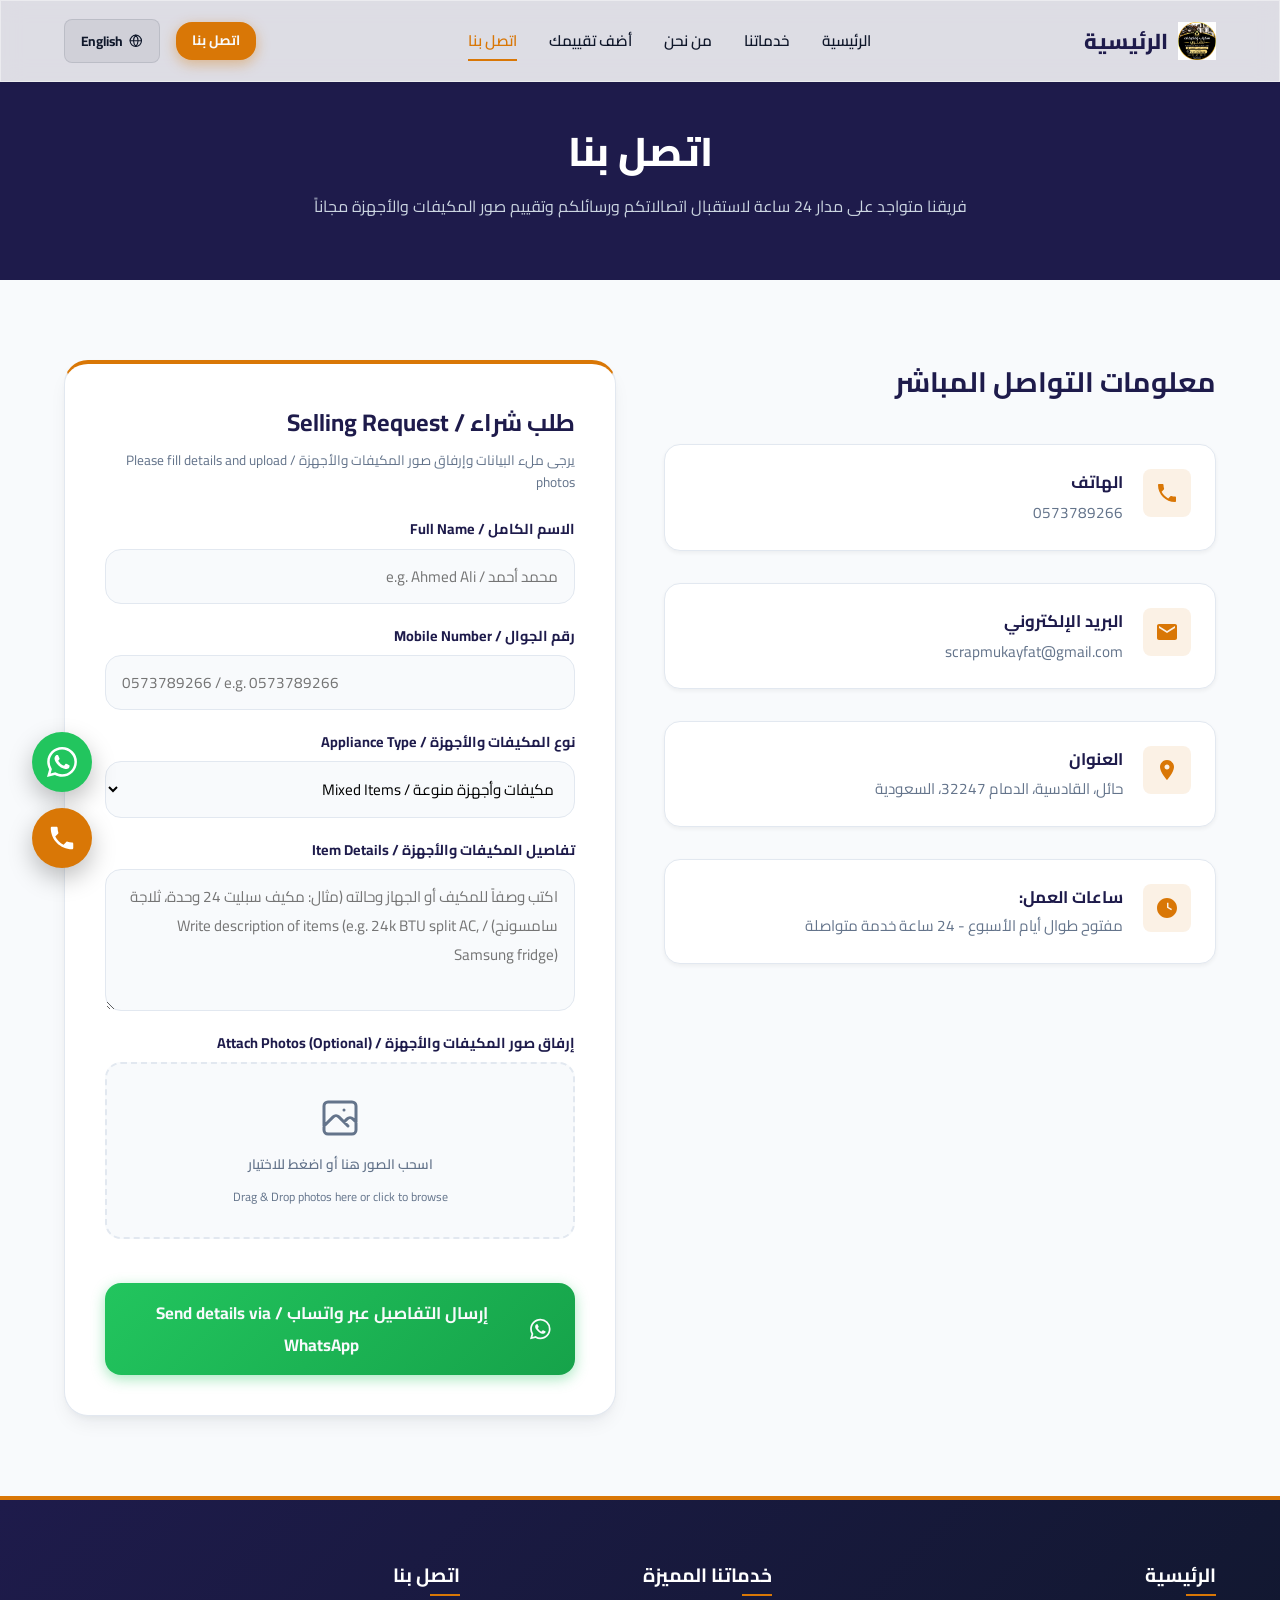
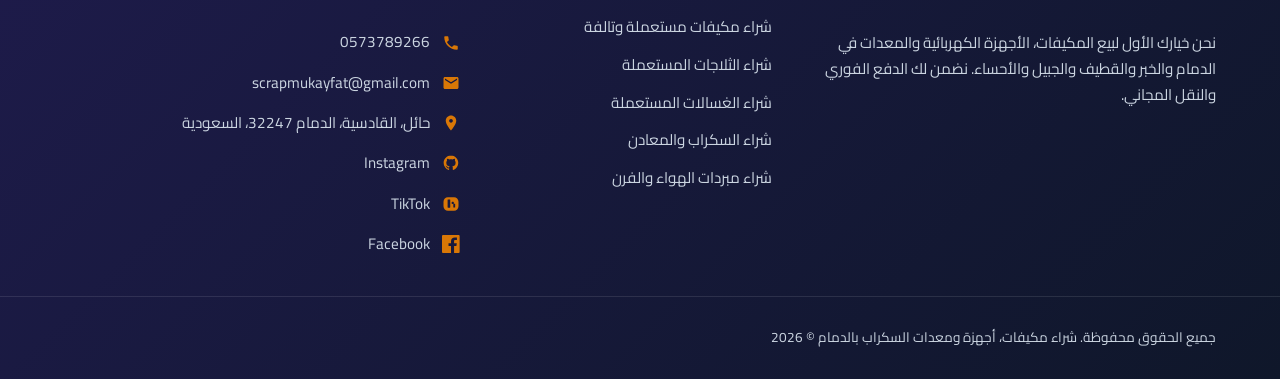
<file: contact.html>
<!DOCTYPE html>
<html lang="ar" dir="rtl">
<head>
  <meta charset="UTF-8">
  <meta name="viewport" content="width=device-width, initial-scale=1.0">
  <title data-i18n="navContact">اتصل بنا - شراء مكيفات سكراب بالدمام</title>
  <meta name="description" content="تواصل معنا لشراء المكيفات والأجهزة الكهربائية في الدمام والخبر والقطيف. نرد عليك فوراً ونعطيك أفضل سعر. خدمة 24/7.">
  
  <!-- Favicon -->
  <link rel="icon" type="image/svg+xml" href="data:image/svg+xml,%3Csvg xmlns='http://www.w3.org/2000/svg' viewBox='0 0 24 24' fill='%23d97706'%3E%3Cpath d='M2 17h20v2H2zm18-4v-2c0-1.1-.9-2-2-2H6c-1.1 0-2 .9-2 2v2c-1.1 0-2 .9-2 2v2h20v-2c0-1.1-.9-2-2-2zM6 9h12V5c0-1.1-.9-2-2-2H8c-1.1 0-2 .9-2 2v4z'/%3E%3C/svg%3E">
  
  <!-- CSS Stylesheet -->
  <link rel="stylesheet" href="style.css">
</head>
<body>

  <!-- Floating Call / WhatsApp Actions Widget -->
  <div class="floating-actions">
    <a href="https://wa.me/0573789266" class="float-btn float-whatsapp" target="_blank" data-tooltip="واتساب | WhatsApp" id="float-wa-btn">
      <svg fill="currentColor" viewBox="0 0 24 24" xmlns="http://www.w3.org/2000/svg"><path d="M17.472 14.382c-.297-.149-1.758-.867-2.03-.967-.273-.099-.471-.148-.67.15-.197.297-.767.966-.94 1.164-.173.199-.347.223-.644.075-.297-.15-1.255-.463-2.39-1.475-.883-.788-1.48-1.761-1.653-2.059-.173-.297-.018-.458.13-.606.134-.133.298-.347.446-.52.149-.174.198-.298.298-.497.099-.198.05-.371-.025-.52-.075-.149-.669-1.612-.916-2.207-.242-.579-.487-.5-.669-.51-.173-.008-.371-.01-.57-.01-.198 0-.52.074-.792.372-.272.297-1.04 1.016-1.04 2.479 0 1.462 1.065 2.875 1.213 3.074.149.198 2.096 3.2 5.077 4.487.709.306 1.262.489 1.694.625.712.227 1.36.195 1.871.118.571-.085 1.758-.719 2.006-1.413.248-.694.248-1.289.173-1.413-.074-.124-.272-.198-.57-.347m-5.421 7.403h-.004a9.87 9.87 0 01-5.031-1.378l-.361-.214-3.741.982.998-3.648-.235-.374a9.86 9.86 0 01-1.51-5.26c.001-5.45 4.436-9.884 9.888-9.884 2.64 0 5.122 1.03 6.988 2.898a9.825 9.825 0 012.893 6.994c-.003 5.45-4.437 9.884-9.885 9.884m8.413-18.297A11.815 11.815 0 0012.05 0C5.495 0 .16 5.335.157 11.892c0 2.096.547 4.142 1.588 5.945L0 24l6.335-1.662c1.746.953 3.71 1.458 5.705 1.459h.005c6.554 0 11.89-5.335 11.893-11.893a11.821 11.821 0 00-3.48-8.413z"/></svg>
    </a>
    <a href="tel:0573789266" class="float-btn float-phone" data-tooltip="اتصال مباشر | Call Now" id="float-phone-btn">
      <svg fill="currentColor" viewBox="0 0 24 24" xmlns="http://www.w3.org/2000/svg"><path d="M6.62 10.79c1.44 2.83 3.76 5.14 6.59 6.59l2.2-2.2c.27-.27.67-.36 1.02-.24 1.12.37 2.33.57 3.57.57.55 0 1 .45 1 1V20c0 .55-.45 1-1 1-9.39 0-17-7.61-17-17 0-.55.45-1 1-1h3.5c.55 0 1 .45 1 1 0 1.25.2 2.45.57 3.57.11.35.03.74-.25 1.02l-2.2 2.2z"/></svg>
    </a>
  </div>

  <!-- Header Section -->
  <header class="glass-panel">
    <div class="container nav-container">
      <a href="index.html" class="logo">
        <img src="logo.jpg.webp" alt="شعار الموقع" class="logo-img">
        <span data-i18n="navHome">شراء مكيفات سكراب</span>
      </a>

      <nav>
        <ul class="nav-links">
          <li><a href="index.html" data-i18n="navHome">الرئيسية</a></li>
          <li><a href="services.html" data-i18n="navServices">خدماتنا</a></li>
          <li><a href="about.html" data-i18n="navAbout">من نحن</a></li>
          
          <li><a href="reviews.html" data-i18n="navReviews">أضف تقييمك</a></li>
          <li><a href="contact.html" class="active" data-i18n="navContact">اتصل بنا</a></li>
        </ul>
      </nav>

      <div class="nav-actions">
        <a href="tel:0573789266" class="btn btn-primary" style="padding: 8px 16px; font-size: 0.85rem;" data-i18n="callUs">اتصل بنا</a>
        <button class="lang-btn" id="lang-toggle-btn">
          <svg stroke="currentColor" fill="none" stroke-width="2" viewBox="0 0 24 24" stroke-linecap="round" stroke-linejoin="round" height="1em" width="1em" xmlns="http://www.w3.org/2000/svg"><circle cx="12" cy="12" r="10"></circle><line x1="2" y1="12" x2="22" y2="12"></line><path d="M12 2a15.3 15.3 0 0 1 4 10 15.3 15.3 0 0 1-4 10 15.3 15.3 0 0 1-4-10 15.3 15.3 0 0 1 4-10z"></path></svg>
          <span>English</span>
        </button>
        <button class="mobile-toggle" id="mobile-toggle-btn" aria-label="Toggle Menu">
          <svg fill="none" viewBox="0 0 24 24" stroke="currentColor">
            <path stroke-linecap="round" stroke-linejoin="round" stroke-width="2" d="M4 6h16M4 12h16m-7 6h7" />
          </svg>
        </button>
      </div>
    </div>

    <!-- Mobile Menu Drawer -->
    <div class="mobile-menu" id="mobile-menu">
      <a href="index.html" data-i18n="navHome">الرئيسية</a>
      <a href="services.html" data-i18n="navServices">خدماتنا</a>
      <a href="about.html" data-i18n="navAbout">من نحن</a>
      
      <a href="reviews.html" data-i18n="navReviews">أضف تقييمك</a>
      <a href="contact.html" class="active" data-i18n="navContact">اتصل بنا</a>
    </div>
  </header>

  <!-- Title banner -->
  <section class="about-hero">
    <div class="container">
      <h1 data-i18n="navContact" style="font-size: 2.5rem; font-weight: 800;">اتصل بنا</h1>
      <p data-i18n="contactSubtitle" style="color:#cbd5e1; margin-top: 10px;">فريقنا متواجد على مدار 24 ساعة لاستقبال اتصالاتكم ورسائلكم وتقييم صور المكيفات والأجهزة مجاناً</p>
    </div>
  </section>

  <!-- Contact Grid -->
  <section class="contact-section">
    <div class="container contact-grid">
      <!-- Contact details -->
      <div class="contact-info">
        <h3 data-i18n="contactInfoTitle" style="font-size: 1.75rem; color: rgb(var(--secondary-rgb)); margin-bottom: 8px;">معلومات التواصل المباشر</h3>
        
        <div class="contact-card-item">
          <div class="contact-card-icon">
            <svg fill="currentColor" viewBox="0 0 24 24"><path d="M6.62 10.79c1.44 2.83 3.76 5.14 6.59 6.59l2.2-2.2c.27-.27.67-.36 1.02-.24 1.12.37 2.33.57 3.57.57.55 0 1 .45 1 1V20c0 .55-.45 1-1 1-9.39 0-17-7.61-17-17 0-.55.45-1 1-1h3.5c.55 0 1 .45 1 1 0 1.25.2 2.45.57 3.57.11.35.03.74-.25 1.02l-2.2 2.2z"/></svg>
          </div>
          <div class="contact-card-details">
            <h4 data-i18n="phoneLabel">الهاتف</h4>
            <a href="tel:0573789266">0573789266</a>
          </div>
        </div>

        <div class="contact-card-item">
          <div class="contact-card-icon">
            <svg fill="currentColor" viewBox="0 0 24 24"><path d="M20 4H4c-1.1 0-1.99.9-1.99 2L2 18c0 1.1.9 2 2 2h16c1.1 0 2-.9 2-2V6c0-1.1-.9-2-2-2zm0 4l-8 5-8-5V6l8 5 8-5v2z"/></svg>
          </div>
          <div class="contact-card-details">
            <h4 data-i18n="emailLabel">البريد الإلكتروني</h4>
            <a href="mailto:scrapmukayfat@gmail.com">scrapmukayfat@gmail.com</a>
          </div>
        </div>

        <div class="contact-card-item">
          <div class="contact-card-icon">
            <svg fill="currentColor" viewBox="0 0 24 24"><path d="M12 2C8.13 2 5 5.13 5 9c0 5.25 7 13 7 13s7-7.75 7-13c0-3.87-3.13-7-7-7zm0 9.5c-1.38 0-2.5-1.12-2.5-2.5s1.12-2.5 2.5-2.5 2.5 1.12 2.5 2.5-1.12 2.5-2.5 2.5z"/></svg>
          </div>
          <div class="contact-card-details">
            <h4 data-i18n="addressLabel">مناطق الخدمة</h4>
            <p data-i18n="locationAddress">الدمام، الخبر، القطيف، الجبيل، الأحساء</p>
          </div>
        </div>

        <div class="contact-card-item">
          <div class="contact-card-icon">
            <svg fill="currentColor" viewBox="0 0 24 24"><path d="M11.99 2C6.47 2 2 6.48 2 12s4.47 10 9.99 10C17.52 22 22 17.52 22 12S17.52 2 11.99 2zm4.24 12.29l-4.24-2.5v-5h1.5v4.25l3.5 2.06-.76 1.19z"/></svg>
          </div>
          <div class="contact-card-details">
            <h4 data-i18n="contactHoursTitle">ساعات العمل:</h4>
            <p data-i18n="contactHoursDesc">مفتوح طوال أيام الأسبوع - 24 ساعة خدمة متواصلة</p>
          </div>
        </div>
      </div>

      <!-- Lead Capture Form (Premium Bilingual layout) -->
      <div class="contact-form-wrapper" style="border-top: 4px solid rgb(var(--gold-rgb));">
        <h3 style="font-size: 1.5rem; color: rgb(var(--secondary-rgb)); margin-bottom: 8px;">طلب شراء / Selling Request</h3>
        <p style="font-size: 0.85rem; color: var(--text-muted); margin-bottom: 24px;">يرجى ملء البيانات وإرفاق صور المكيفات والأجهزة / Please fill details and upload photos</p>
        
        <form class="contact-form" id="contact-form">
          <div class="form-field">
            <label for="contact-name">الاسم الكامل / Full Name</label>
            <input type="text" id="contact-name" placeholder="محمد أحمد / e.g. Ahmed Ali" required>
          </div>
          
          <div class="form-field">
            <label for="contact-phone">رقم الجوال / Mobile Number</label>
            <input type="tel" id="contact-phone" placeholder="0573789266 / e.g. 0573789266" required>
          </div>

          <div class="form-field">
            <label for="contact-type">نوع المكيفات والأجهزة / Appliance Type</label>
            <select id="contact-type" style="padding: 12px 16px; border-radius: var(--radius-md); border: 1px solid var(--border-color); background-color: var(--bg-main); font-size: 0.95rem; outline: none;">
              <option value="all">مكيفات وأجهزة منوعة / Mixed Items</option>
              <option value="ac">مكيفات / Air Conditioners</option>
              <option value="fridge">ثلاجات وفريزرات / Fridges</option>
              <option value="washer">غسالات / Washing Machines</option>
              <option value="electrical">أجهزة كهربائية / Electrical Appliances</option>
              <option value="metals">معادن وألمنيوم / Metals & Aluminum</option>
            </select>
          </div>
          
          <div class="form-field">
            <label for="contact-details">تفاصيل المكيفات والأجهزة / Item Details</label>
            <textarea id="contact-details" rows="4" placeholder="اكتب وصفاً للمكيف أو الجهاز وحالته (مثال: مكيف سبليت 24 وحدة، ثلاجة سامسونج) / Write description of items (e.g. 24k BTU split AC, Samsung fridge)" required></textarea>
          </div>

          <!-- Drag and Drop Upload Zone -->
          <div class="form-field">
            <label>إرفاق صور المكيفات والأجهزة / Attach Photos (Optional)</label>
            <div class="upload-zone" id="drop-zone">
              <svg fill="none" viewBox="0 0 24 24" stroke="currentColor">
                <path stroke-linecap="round" stroke-linejoin="round" stroke-width="1.5" d="M4 16l4.586-4.586a2 2 0 012.828 0L16 16m-2-2l1.586-1.586a2 2 0 012.828 0L20 14m-6-6h.01M6 20h12a2 2 0 002-2V6a2 2 0 00-2-2H6a2 2 0 00-2 2v12a2 2 0 002 2z" />
              </svg>
              <p>اسحب الصور هنا أو اضغط للاختيار</p>
              <p style="font-size: 0.75rem; font-weight: normal; color: var(--text-muted);">Drag & Drop photos here or click to browse</p>
              <input type="file" id="file-input" multiple accept="image/*" style="display: none;">
            </div>
            <!-- Thumbnails Preview Container -->
            <div class="preview-container" id="preview-container"></div>
          </div>
          
          <button type="submit" class="btn btn-primary" style="background: linear-gradient(135deg, #22c55e 0%, #16a34a 100%); box-shadow: 0 4px 14px rgba(34, 197, 94, 0.4); border: none; font-size: 1.05rem; padding: 14px 24px;">
            <svg fill="currentColor" width="22" height="22" viewBox="0 0 24 24" style="margin-inline-end: 8px;"><path d="M17.472 14.382c-.297-.149-1.758-.867-2.03-.967-.273-.099-.471-.148-.67.15-.197.297-.767.966-.94 1.164-.173.199-.347.223-.644.075-.297-.15-1.255-.463-2.39-1.475-.883-.788-1.48-1.761-1.653-2.059-.173-.297-.018-.458.13-.606.134-.133.298-.347.446-.52.149-.174.198-.298.298-.497.099-.198.05-.371-.025-.52-.075-.149-.669-1.612-.916-2.207-.242-.579-.487-.5-.669-.51-.173-.008-.371-.01-.57-.01-.198 0-.52.074-.792.372-.272.297-1.04 1.016-1.04 2.479 0 1.462 1.065 2.875 1.213 3.074.149.198 2.096 3.2 5.077 4.487.709.306 1.262.489 1.694.625.712.227 1.36.195 1.871.118.571-.085 1.758-.719 2.006-1.413.248-.694.248-1.289.173-1.413-.074-.124-.272-.198-.57-.347m-5.421 7.403h-.004a9.87 9.87 0 01-5.031-1.378l-.361-.214-3.741.982.998-3.648-.235-.374a9.86 9.86 0 01-1.51-5.26c.001-5.45 4.436-9.884 9.888-9.884 2.64 0 5.122 1.03 6.988 2.898a9.825 9.825 0 012.893 6.994c-.003 5.45-4.437 9.884-9.885 9.884m8.413-18.297A11.815 11.815 0 0012.05 0C5.495 0 .16 5.335.157 11.892c0 2.096.547 4.142 1.588 5.945L0 24l6.335-1.662c1.746.953 3.71 1.458 5.705 1.459h.005c6.554 0 11.89-5.335 11.893-11.893a11.821 11.821 0 00-3.48-8.413z"/></svg>
            <span>إرسال التفاصيل عبر واتساب / Send details via WhatsApp</span>
          </button>
        </form>
      </div>
    </div>
  </section>

  <!-- Footer Section -->
  <footer>
    <div class="container footer-grid">
      <div class="footer-col">
        <h3 data-i18n="navHome">شراء مكيفات سكراب</h3>
        <p style="margin-top: 16px;" data-i18n="heroSubtitle">
          نحن خيارك الأول لشراء المكيفات جميع الانواع (شباك، سبليت، دولابي، مركزي) والأجهزة الكهربائية والمعادن في الدمام والخبر والقطيف والجبيل والأحساء. نضمن لك الدفع الفوري والنقل المجاني 24/7.
        </p>
      </div>

      <div class="footer-col">
        <h3 data-i18n="servicesTitle">خدماتنا المميزة</h3>
        <ul>
          <li><a href="services.html" data-i18n="serviceAcTitle">شراء مكيفات جميع الانواع</a></li>
          <li><a href="services.html" data-i18n="serviceFridgeTitle">شراء الثلاجات والفريزرات</a></li>
          <li><a href="services.html" data-i18n="serviceWasherTitle">شراء الغسالات والأجهزة</a></li>
          <li><a href="services.html" data-i18n="serviceScrapTitle">شراء المعادن والألمنيوم</a></li>
          <li><a href="services.html" data-i18n="serviceCoolerTitle">خدمة 24/7 متواصلة</a></li>
        </ul>
      </div>

      <div class="footer-col">
        <h3 data-i18n="navContact">اتصل بنا</h3>
        <div class="footer-contact-list" style="margin-top: 16px;">
          <div class="footer-contact-item">
            <svg fill="currentColor" viewBox="0 0 24 24"><path d="M6.62 10.79c1.44 2.83 3.76 5.14 6.59 6.59l2.2-2.2c.27-.27.67-.36 1.02-.24 1.12.37 2.33.57 3.57.57.55 0 1 .45 1 1V20c0 .55-.45 1-1 1-9.39 0-17-7.61-17-17 0-.55.45-1 1-1h3.5c.55 0 1 .45 1 1 0 1.25.2 2.45.57 3.57.11.35.03.74-.25 1.02l-2.2 2.2z"/></svg>
            <span>0573789266</span>
          </div>
          <div class="footer-contact-item">
            <svg fill="currentColor" viewBox="0 0 24 24"><path d="M20 4H4c-1.1 0-1.99.9-1.99 2L2 18c0 1.1.9 2 2 2h16c1.1 0 2-.9 2-2V6c0-1.1-.9-2-2-2zm0 4l-8 5-8-5V6l8 5 8-5v2z"/></svg>
            <span>scrapmukayfat@gmail.com</span>
          </div>
          <div class="footer-contact-item">
            <svg fill="currentColor" viewBox="0 0 24 24"><path d="M12 2C8.13 2 5 5.13 5 9c0 5.25 7 13 7 13s7-7.75 7-13c0-3.87-3.13-7-7-7zm0 9.5c-1.38 0-2.5-1.12-2.5-2.5s1.12-2.5 2.5-2.5 2.5 1.12 2.5 2.5-1.12 2.5-2.5 2.5z"/></svg>
            <span data-i18n="locationAddress">الدمام، الخبر، القطيف، الجبيل، الأحساء</span>
          </div>
          <div class="footer-contact-item">
            <svg fill="currentColor" viewBox="0 0 24 24"><path d="M12 2.163c-5.41 0-9.797 4.388-9.797 9.798 0 4.33 2.793 8.005 6.664 9.307.487.09.66-.212.66-.473 0-.232-.009-.848-.014-1.665-2.712.588-3.283-1.307-3.283-1.307-.443-1.124-1.082-1.423-1.082-1.423-.885-.605.067-.593.067-.593.978.07 1.493 1.004 1.493 1.004.869 1.49 2.282 1.06 2.84.811.088-.63.34-1.06.618-1.304-2.164-.246-4.439-1.082-4.439-4.815 0-1.063.38-1.932 1.003-2.612-.101-.247-.435-1.238.096-2.58 0 0 .818-.262 2.68 1.0.777-.216 1.61-.325 2.437-.329.827.004 1.66.113 2.438.329 1.86-1.26 2.678-1.0 2.678-1.0.532 1.342.198 2.333.097 2.58.624.68 1.003 1.55 1.003 2.612 0 3.742-2.278 4.565-4.451 4.807.349.301.66.897.66 1.807 0 1.305-.012 2.358-.012 2.678 0 .262.171.567.665.471 3.868-1.304 6.66-4.978 6.66-9.307 0-5.41-4.386-9.798-9.797-9.798z"/></svg>
            <a href="https://www.instagram.com/scrapmukyfatbuyer?igsh=N3dmYjc3emI2MzQ0" target="_blank">Instagram</a>
          </div>
          <div class="footer-contact-item">
            <svg fill="currentColor" viewBox="0 0 24 24"><path d="M16 3H8C4.69 3 2 5.69 2 9v6c0 3.31 2.69 6 6 6h8c3.31 0 6-2.69 6-6V9c0-3.31-2.69-6-6-6zM10.97 16.43c0 .3-.24.54-.55.54H8.03c-.3 0-.55-.24-.55-.54v-9.86c0-.3.24-.54.55-.54h2.39c.3 0 .55.24.55.54v9.86zm1.78-5.93c0-.86.7-1.55 1.57-1.55.87 0 1.58.69 1.58 1.55s-.71 1.55-1.58 1.55c-.87 0-1.57-.69-1.57-1.55zm4.79 5.93c0 .22-.18.4-.4.4h-1.65a.4.4 0 01-.4-.4v-4.5c0-.22.18-.4.4-.4h1.65c.22 0 .4.18.4.4v4.5z"/></svg>
            <a href="https://www.tiktok.com/@scrapcpg20i?_r=1&_t=ZS-977quDpNVmS" target="_blank">TikTok</a>
          </div>
          <div class="footer-contact-item">
            <svg fill="currentColor" viewBox="0 0 24 24"><path d="M22.67 0H1.33A1.33 1.33 0 000 1.33v21.34A1.33 1.33 0 001.33 24H12V14.7h-3.3V11h3.3V8.4c0-3.3 2-5.1 5-5.1 1.4 0 2.6.1 2.9.1v3.4h-2c-1.5 0-1.8.7-1.8 1.8V11h3.6l-.5 3.7h-3.1V24h6.1a1.33 1.33 0 001.33-1.33V1.33A1.33 1.33 0 0022.67 0z"/></svg>
            <a href="https://www.facebook.com/share/1CpFUC6HUP/" target="_blank">Facebook</a>
          </div>
        </div>
      </div>
    </div>

    <div class="footer-bottom">
      <div class="container" style="display: flex; justify-content: space-between; align-items: center; width: 100%; flex-wrap: wrap; gap: 16px;">
        <span data-i18n="copyright">جميع الحقوق محفوظة. شراء مكيفات سكراب © 2026</span>
      </div>
    </div>
       
  <!-- Scripts -->
  <script src="translations.js"></script>
  <script src="main.js"></script>
</body>
</html>
</file>
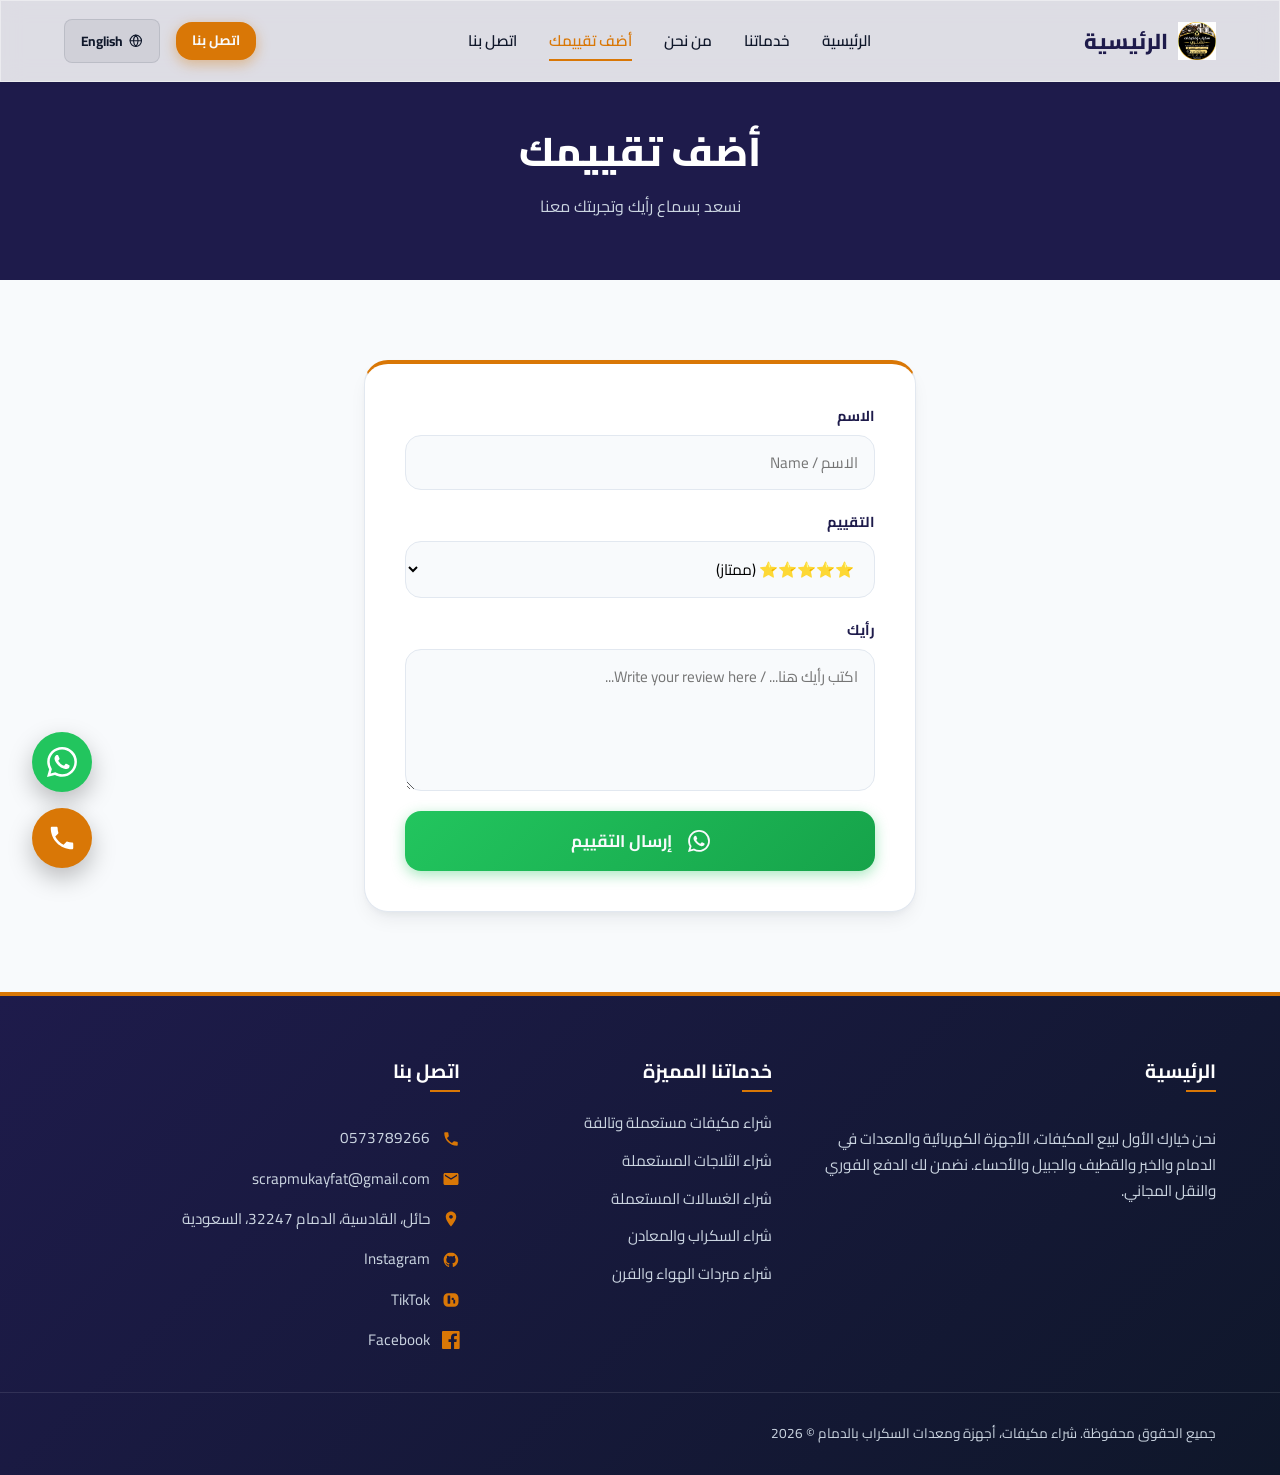
<file: reviews.html>
<!DOCTYPE html>
<html lang="ar" dir="rtl">
<head>
  <meta charset="UTF-8">
  <meta name="viewport" content="width=device-width, initial-scale=1.0">
  <title data-i18n="navReviews">أضف تقييمك - شراء مكيفات سكراب بالدمام</title>
  <meta name="description" content="أضف تقييمك لخدماتنا في شراء المكيفات والأجهزة الكهربائية في الدمام والخبر والقطيف.">
  
  <!-- Favicon -->
  <link rel="icon" type="image/svg+xml" href="data:image/svg+xml,%3Csvg xmlns='http://www.w3.org/2000/svg' viewBox='0 0 24 24' fill='%23d97706'%3E%3Cpath d='M2 17h20v2H2zm18-4v-2c0-1.1-.9-2-2-2H6c-1.1 0-2 .9-2 2v2c-1.1 0-2 .9-2 2v2h20v-2c0-1.1-.9-2-2-2zM6 9h12V5c0-1.1-.9-2-2-2H8c-1.1 0-2 .9-2 2v4z'/%3E%3C/svg%3E">
  
  <!-- CSS Stylesheet -->
  <link rel="stylesheet" href="style.css">
</head>
<body>

  <!-- Floating Call / WhatsApp Actions Widget -->
  <div class="floating-actions">
    <a href="https://wa.me/0573789266" class="float-btn float-whatsapp" target="_blank" data-tooltip="واتساب | WhatsApp" id="float-wa-btn">
      <svg fill="currentColor" viewBox="0 0 24 24" xmlns="http://www.w3.org/2000/svg"><path d="M17.472 14.382c-.297-.149-1.758-.867-2.03-.967-.273-.099-.471-.148-.67.15-.197.297-.767.966-.94 1.164-.173.199-.347.223-.644.075-.297-.15-1.255-.463-2.39-1.475-.883-.788-1.48-1.761-1.653-2.059-.173-.297-.018-.458.13-.606.134-.133.298-.347.446-.52.149-.174.198-.298.298-.497.099-.198.05-.371-.025-.52-.075-.149-.669-1.612-.916-2.207-.242-.579-.487-.5-.669-.51-.173-.008-.371-.01-.57-.01-.198 0-.52.074-.792.372-.272.297-1.04 1.016-1.04 2.479 0 1.462 1.065 2.875 1.213 3.074.149.198 2.096 3.2 5.077 4.487.709.306 1.262.489 1.694.625.712.227 1.36.195 1.871.118.571-.085 1.758-.719 2.006-1.413.248-.694.248-1.289.173-1.413-.074-.124-.272-.198-.57-.347m-5.421 7.403h-.004a9.87 9.87 0 01-5.031-1.378l-.361-.214-3.741.982.998-3.648-.235-.374a9.86 9.86 0 01-1.51-5.26c.001-5.45 4.436-9.884 9.888-9.884 2.64 0 5.122 1.03 6.988 2.898a9.825 9.825 0 012.893 6.994c-.003 5.45-4.437 9.884-9.885 9.884m8.413-18.297A11.815 11.815 0 0012.05 0C5.495 0 .16 5.335.157 11.892c0 2.096.547 4.142 1.588 5.945L0 24l6.335-1.662c1.746.953 3.71 1.458 5.705 1.459h.005c6.554 0 11.89-5.335 11.893-11.893a11.821 11.821 0 00-3.48-8.413z"/></svg>
    </a>
    <a href="tel:0573789266" class="float-btn float-phone" data-tooltip="اتصال مباشر | Call Now" id="float-phone-btn">
      <svg fill="currentColor" viewBox="0 0 24 24" xmlns="http://www.w3.org/2000/svg"><path d="M6.62 10.79c1.44 2.83 3.76 5.14 6.59 6.59l2.2-2.2c.27-.27.67-.36 1.02-.24 1.12.37 2.33.57 3.57.57.55 0 1 .45 1 1V20c0 .55-.45 1-1 1-9.39 0-17-7.61-17-17 0-.55.45-1 1-1h3.5c.55 0 1 .45 1 1 0 1.25.2 2.45.57 3.57.11.35.03.74-.25 1.02l-2.2 2.2z"/></svg>
    </a>
  </div>

  <!-- Header Section -->
  <header class="glass-panel">
    <div class="container nav-container">
      <a href="index.html" class="logo">
        <img src="logo.jpg.webp" alt="شعار الموقع" class="logo-img">
        <span data-i18n="navHome">شراء مكيفات سكراب</span>
      </a>

      <nav>
        <ul class="nav-links">
          <li><a href="index.html" data-i18n="navHome">الرئيسية</a></li>
          <li><a href="services.html" data-i18n="navServices">خدماتنا</a></li>
          <li><a href="about.html" data-i18n="navAbout">من نحن</a></li>
          
          <li><a href="reviews.html" class="active" data-i18n="navReviews">أضف تقييمك</a></li>
          <li><a href="contact.html" data-i18n="navContact">اتصل بنا</a></li>
        </ul>
      </nav>

      <div class="nav-actions">
        <a href="tel:0573789266" class="btn btn-primary" style="padding: 8px 16px; font-size: 0.85rem;" data-i18n="callUs">اتصل بنا</a>
        <button class="lang-btn" id="lang-toggle-btn">
          <svg stroke="currentColor" fill="none" stroke-width="2" viewBox="0 0 24 24" stroke-linecap="round" stroke-linejoin="round" height="1em" width="1em" xmlns="http://www.w3.org/2000/svg"><circle cx="12" cy="12" r="10"></circle><line x1="2" y1="12" x2="22" y2="12"></line><path d="M12 2a15.3 15.3 0 0 1 4 10 15.3 15.3 0 0 1-4 10 15.3 15.3 0 0 1-4-10 15.3 15.3 0 0 1 4-10z"></path></svg>
          <span>English</span>
        </button>
        <button class="mobile-toggle" id="mobile-toggle-btn" aria-label="Toggle Menu">
          <svg fill="none" viewBox="0 0 24 24" stroke="currentColor">
            <path stroke-linecap="round" stroke-linejoin="round" stroke-width="2" d="M4 6h16M4 12h16m-7 6h7" />
          </svg>
        </button>
      </div>
    </div>

    <!-- Mobile Menu Drawer -->
    <div class="mobile-menu" id="mobile-menu">
      <a href="index.html" data-i18n="navHome">الرئيسية</a>
      <a href="services.html" data-i18n="navServices">خدماتنا</a>
      <a href="about.html" data-i18n="navAbout">من نحن</a>
      
      <a href="reviews.html" class="active" data-i18n="navReviews">أضف تقييمك</a>
      <a href="contact.html" data-i18n="navContact">اتصل بنا</a>
    </div>
  </header>

  <!-- Title banner -->
  <section class="about-hero">
    <div class="container">
      <h1 data-i18n="addReviewTitle" style="font-size: 2.5rem; font-weight: 800;">أضف تقييمك</h1>
      <p data-i18n="addReviewSubtitle" style="color:#cbd5e1; margin-top: 10px;">نسعد بسماع رأيك وتجربتك معنا</p>
    </div>
  </section>

  <!-- Review Submission Section -->
  <section class="contact-section">
    <div class="container" style="max-width: 600px; margin: 0 auto;">
      <div class="contact-form-wrapper" style="border-top: 4px solid rgb(var(--gold-rgb));">
        <form class="contact-form" id="review-form">
          <div class="form-field">
            <label for="review-name" data-i18n="reviewName">الاسم</label>
            <input type="text" id="review-name" placeholder="الاسم / Name" required>
          </div>
          
          <div class="form-field">
            <label for="review-rating" data-i18n="reviewRating">التقييم</label>
            <select id="review-rating" style="padding: 12px 16px; border-radius: var(--radius-md); border: 1px solid var(--border-color); background-color: var(--bg-main); font-size: 0.95rem; outline: none;" required>
              <option value="5">⭐⭐⭐⭐⭐ (ممتاز)</option>
              <option value="4">⭐⭐⭐⭐ (جيد جداً)</option>
              <option value="3">⭐⭐⭐ (جيد)</option>
              <option value="2">⭐⭐ (مقبول)</option>
              <option value="1">⭐ (سيء)</option>
            </select>
          </div>

          <div class="form-field">
            <label for="review-comment" data-i18n="reviewComment">رأيك</label>
            <textarea id="review-comment" rows="4" placeholder="اكتب رأيك هنا... / Write your review here..." required></textarea>
          </div>
          
          <button type="submit" class="btn btn-primary" style="background: linear-gradient(135deg, #22c55e 0%, #16a34a 100%); box-shadow: 0 4px 14px rgba(34, 197, 94, 0.4); border: none; font-size: 1.05rem; padding: 14px 24px; width: 100%; display: flex; justify-content: center; align-items: center;">
            <svg fill="currentColor" width="22" height="22" viewBox="0 0 24 24" style="margin-inline-end: 8px;"><path d="M17.472 14.382c-.297-.149-1.758-.867-2.03-.967-.273-.099-.471-.148-.67.15-.197.297-.767.966-.94 1.164-.173.199-.347.223-.644.075-.297-.15-1.255-.463-2.39-1.475-.883-.788-1.48-1.761-1.653-2.059-.173-.297-.018-.458.13-.606.134-.133.298-.347.446-.52.149-.174.198-.298.298-.497.099-.198.05-.371-.025-.52-.075-.149-.669-1.612-.916-2.207-.242-.579-.487-.5-.669-.51-.173-.008-.371-.01-.57-.01-.198 0-.52.074-.792.372-.272.297-1.04 1.016-1.04 2.479 0 1.462 1.065 2.875 1.213 3.074.149.198 2.096 3.2 5.077 4.487.709.306 1.262.489 1.694.625.712.227 1.36.195 1.871.118.571-.085 1.758-.719 2.006-1.413.248-.694.248-1.289.173-1.413-.074-.124-.272-.198-.57-.347m-5.421 7.403h-.004a9.87 9.87 0 01-5.031-1.378l-.361-.214-3.741.982.998-3.648-.235-.374a9.86 9.86 0 01-1.51-5.26c.001-5.45 4.436-9.884 9.888-9.884 2.64 0 5.122 1.03 6.988 2.898a9.825 9.825 0 012.893 6.994c-.003 5.45-4.437 9.884-9.885 9.884m8.413-18.297A11.815 11.815 0 0012.05 0C5.495 0 .16 5.335.157 11.892c0 2.096.547 4.142 1.588 5.945L0 24l6.335-1.662c1.746.953 3.71 1.458 5.705 1.459h.005c6.554 0 11.89-5.335 11.893-11.893a11.821 11.821 0 00-3.48-8.413z"/></svg>
            <span data-i18n="submitReview">إرسال التقييم عبر واتساب</span>
          </button>
        </form>
      </div>
    </div>
  </section>

  <!-- Footer Section -->
  <footer>
    <div class="container footer-grid">
      <div class="footer-col">
        <h3 data-i18n="navHome">شراء مكيفات سكراب</h3>
        <p style="margin-top: 16px;" data-i18n="heroSubtitle">
          نحن خيارك الأول لشراء المكيفات جميع الانواع (شباك، سبليت، دولابي، مركزي) والأجهزة الكهربائية والمعادن في الدمام والخبر والقطيف والجبيل والأحساء. نضمن لك الدفع الفوري والنقل المجاني 24/7.
        </p>
      </div>

      <div class="footer-col">
        <h3 data-i18n="servicesTitle">خدماتنا المميزة</h3>
        <ul>
          <li><a href="services.html" data-i18n="serviceAcTitle">شراء مكيفات جميع الانواع</a></li>
          <li><a href="services.html" data-i18n="serviceFridgeTitle">شراء الثلاجات والفريزرات</a></li>
          <li><a href="services.html" data-i18n="serviceWasherTitle">شراء الغسالات والأجهزة</a></li>
          <li><a href="services.html" data-i18n="serviceScrapTitle">شراء المعادن والألمنيوم</a></li>
          <li><a href="services.html" data-i18n="serviceCoolerTitle">خدمة 24/7 متواصلة</a></li>
        </ul>
      </div>

      <div class="footer-col">
        <h3 data-i18n="navContact">اتصل بنا</h3>
        <div class="footer-contact-list" style="margin-top: 16px;">
          <div class="footer-contact-item">
            <svg fill="currentColor" viewBox="0 0 24 24"><path d="M6.62 10.79c1.44 2.83 3.76 5.14 6.59 6.59l2.2-2.2c.27-.27.67-.36 1.02-.24 1.12.37 2.33.57 3.57.57.55 0 1 .45 1 1V20c0 .55-.45 1-1 1-9.39 0-17-7.61-17-17 0-.55.45-1 1-1h3.5c.55 0 1 .45 1 1 0 1.25.2 2.45.57 3.57.11.35.03.74-.25 1.02l-2.2 2.2z"/></svg>
            <span>0573789266</span>
          </div>
          <div class="footer-contact-item">
            <svg fill="currentColor" viewBox="0 0 24 24"><path d="M20 4H4c-1.1 0-1.99.9-1.99 2L2 18c0 1.1.9 2 2 2h16c1.1 0 2-.9 2-2V6c0-1.1-.9-2-2-2zm0 4l-8 5-8-5V6l8 5 8-5v2z"/></svg>
            <span>scrapmukayfat@gmail.com</span>
          </div>
          <div class="footer-contact-item">
            <svg fill="currentColor" viewBox="0 0 24 24"><path d="M12 2C8.13 2 5 5.13 5 9c0 5.25 7 13 7 13s7-7.75 7-13c0-3.87-3.13-7-7-7zm0 9.5c-1.38 0-2.5-1.12-2.5-2.5s1.12-2.5 2.5-2.5 2.5 1.12 2.5 2.5-1.12 2.5-2.5 2.5z"/></svg>
            <span data-i18n="locationAddress">الدمام، الخبر، القطيف، الجبيل، الأحساء</span>
          </div>
          <div class="footer-contact-item">
            <svg fill="currentColor" viewBox="0 0 24 24"><path d="M12 2.163c-5.41 0-9.797 4.388-9.797 9.798 0 4.33 2.793 8.005 6.664 9.307.487.09.66-.212.66-.473 0-.232-.009-.848-.014-1.665-2.712.588-3.283-1.307-3.283-1.307-.443-1.124-1.082-1.423-1.082-1.423-.885-.605.067-.593.067-.593.978.07 1.493 1.004 1.493 1.004.869 1.49 2.282 1.06 2.84.811.088-.63.34-1.06.618-1.304-2.164-.246-4.439-1.082-4.439-4.815 0-1.063.38-1.932 1.003-2.612-.101-.247-.435-1.238.096-2.58 0 0 .818-.262 2.68 1.0.777-.216 1.61-.325 2.437-.329.827.004 1.66.113 2.438.329 1.86-1.26 2.678-1.0 2.678-1.0.532 1.342.198 2.333.097 2.58.624.68 1.003 1.55 1.003 2.612 0 3.742-2.278 4.565-4.451 4.807.349.301.66.897.66 1.807 0 1.305-.012 2.358-.012 2.678 0 .262.171.567.665.471 3.868-1.304 6.66-4.978 6.66-9.307 0-5.41-4.386-9.798-9.797-9.798z"/></svg>
            <a href="https://www.instagram.com/scrapmukyfatbuyer?igsh=N3dmYjc3emI2MzQ0" target="_blank">Instagram</a>
          </div>
          <div class="footer-contact-item">
            <svg fill="currentColor" viewBox="0 0 24 24"><path d="M16 3H8C4.69 3 2 5.69 2 9v6c0 3.31 2.69 6 6 6h8c3.31 0 6-2.69 6-6V9c0-3.31-2.69-6-6-6zM10.97 16.43c0 .3-.24.54-.55.54H8.03c-.3 0-.55-.24-.55-.54v-9.86c0-.3.24-.54.55-.54h2.39c.3 0 .55.24.55.54v9.86zm1.78-5.93c0-.86.7-1.55 1.57-1.55.87 0 1.58.69 1.58 1.55s-.71 1.55-1.58 1.55c-.87 0-1.57-.69-1.57-1.55zm4.79 5.93c0 .22-.18.4-.4.4h-1.65a.4.4 0 01-.4-.4v-4.5c0-.22.18-.4.4-.4h1.65c.22 0 .4.18.4.4v4.5z"/></svg>
            <a href="https://www.tiktok.com/@scrapcpg20i?_r=1&_t=ZS-977quDpNVmS" target="_blank">TikTok</a>
          </div>
          <div class="footer-contact-item">
            <svg fill="currentColor" viewBox="0 0 24 24"><path d="M22.67 0H1.33A1.33 1.33 0 000 1.33v21.34A1.33 1.33 0 001.33 24H12V14.7h-3.3V11h3.3V8.4c0-3.3 2-5.1 5-5.1 1.4 0 2.6.1 2.9.1v3.4h-2c-1.5 0-1.8.7-1.8 1.8V11h3.6l-.5 3.7h-3.1V24h6.1a1.33 1.33 0 001.33-1.33V1.33A1.33 1.33 0 0022.67 0z"/></svg>
            <a href="https://www.facebook.com/share/1CpFUC6HUP/" target="_blank">Facebook</a>
          </div>
        </div>
      </div>
    </div>

    <div class="footer-bottom">
      <div class="container" style="display: flex; justify-content: space-between; align-items: center; width: 100%; flex-wrap: wrap; gap: 16px;">
        <span data-i18n="copyright">جميع الحقوق محفوظة. شراء مكيفات سكراب © 2026</span>
      </div>
    </div>
  </footer>

  <!-- Scripts -->
  <script src="translations.js"></script>
  <script src="main.js"></script>
  <script>
    // Handle review form submission to WhatsApp
    document.getElementById('review-form').addEventListener('submit', function(e) {
      e.preventDefault();
      const name = document.getElementById('review-name').value;
      const rating = document.getElementById('review-rating').options[document.getElementById('review-rating').selectedIndex].text;
      const comment = document.getElementById('review-comment').value;
      
      const message = `*تقييم جديد من عميل / New Customer Review*\n\n*الاسم / Name:* ${name}\n*التقييم / Rating:* ${rating}\n*الرأي / Review:* ${comment}`;
      
      const whatsappUrl = `https://wa.me/0573789266?text=${encodeURIComponent(message)}`;
      window.open(whatsappUrl, '_blank');
    });
  </script>
</body>
</html>
</file>
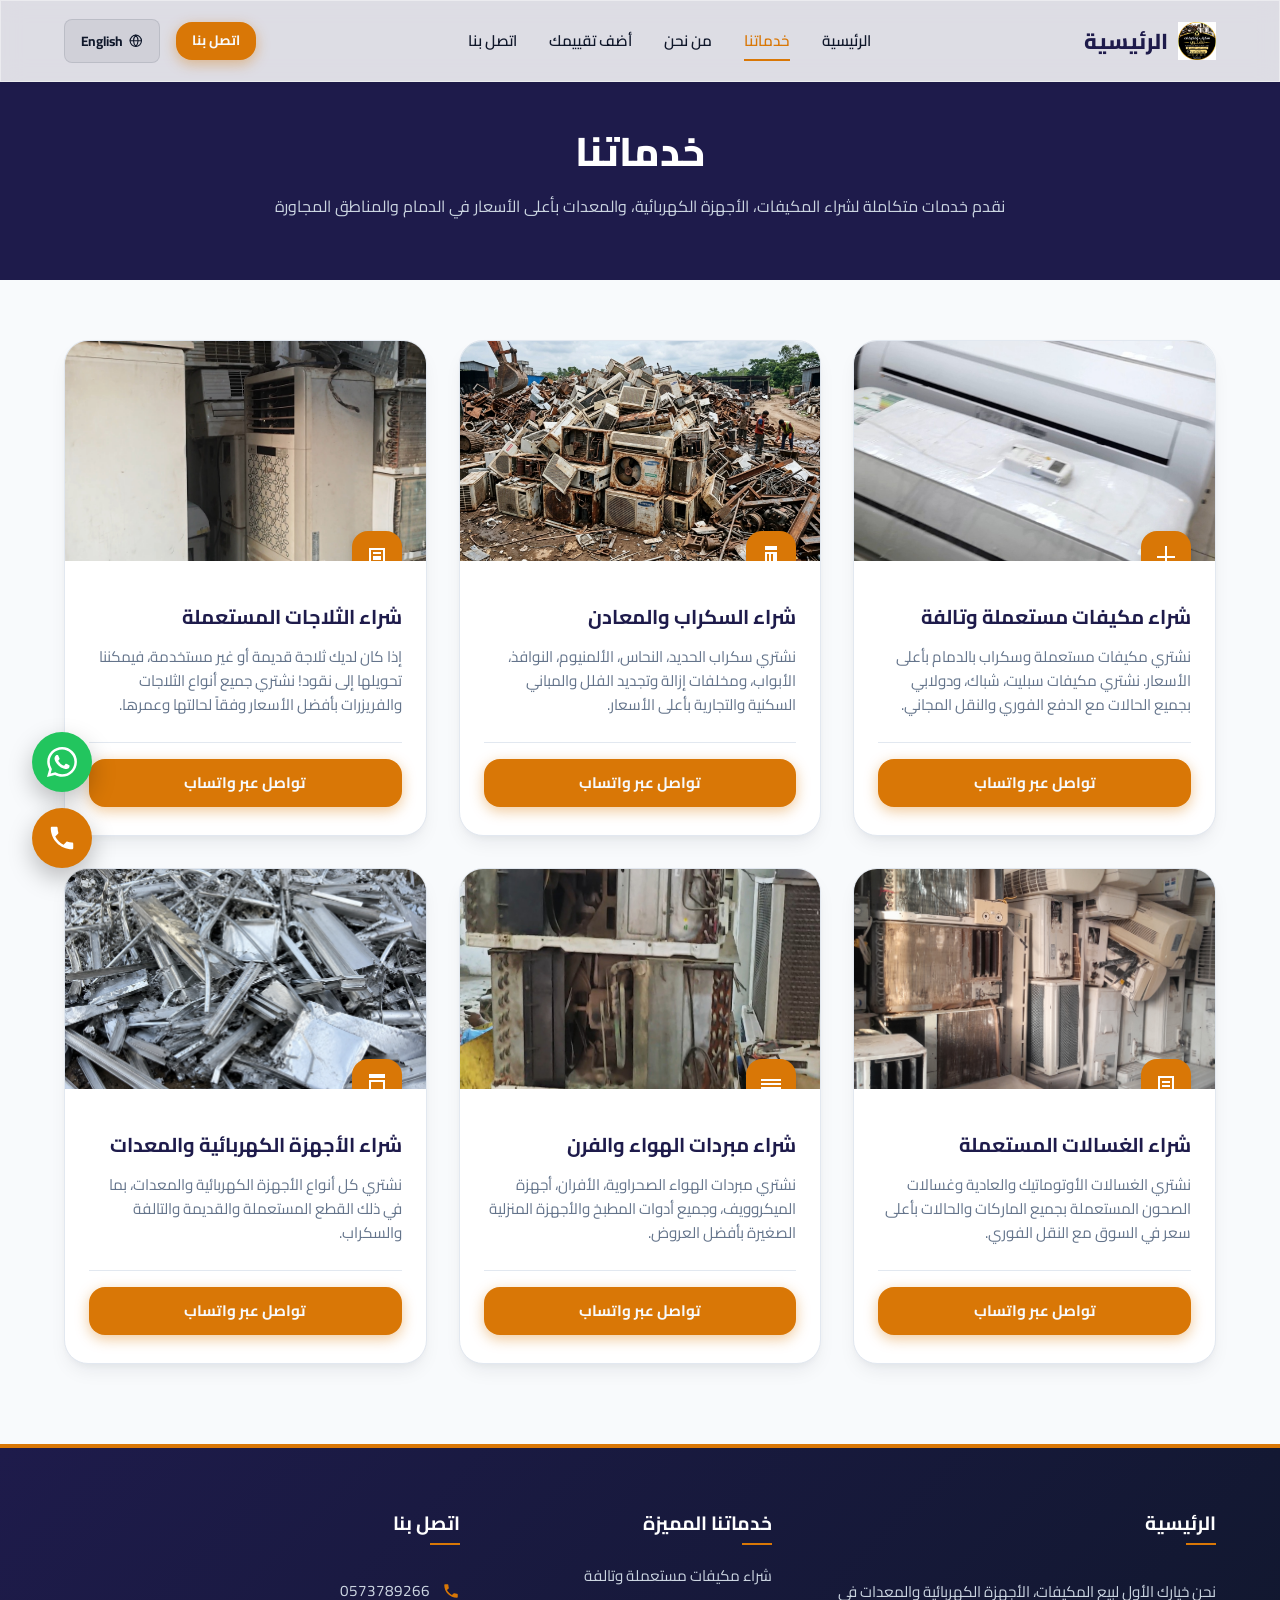
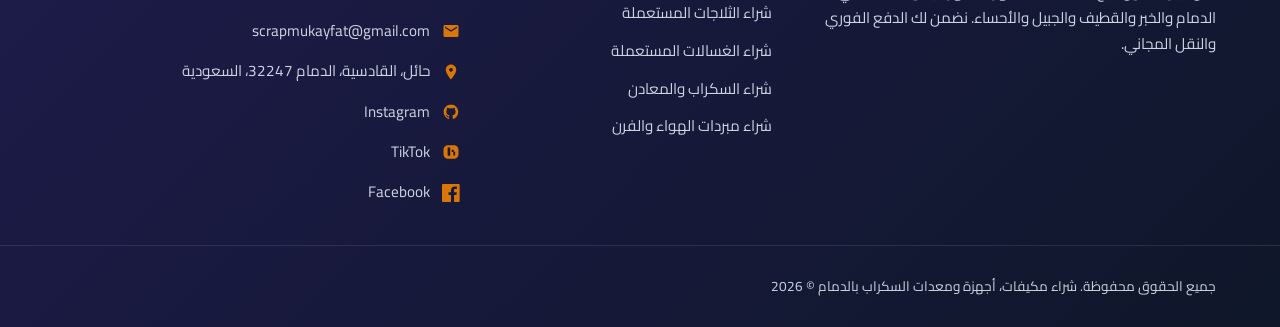
<file: services.html>
<!DOCTYPE html>
<html lang="ar" dir="rtl">
<head>
  <meta charset="UTF-8">
  <meta name="viewport" content="width=device-width, initial-scale=1.0">
  <title data-i18n="navServices">خدماتنا - شراء مكيفات سكراب بالدمام بأعلى الأسعار</title>
  <meta name="description" content="خدماتنا المتخصصة في شراء جميع أنواع المكيفات السكراب والتالفة والقديمة والأجهزة الكهربائية والمعادن في الدمام والخبر والقطيف والجبيل والأحساء. فك ونقل فوري ودفع نقدي 24/7.">
  
  <!-- Favicon -->
  <link rel="icon" type="image/svg+xml" href="data:image/svg+xml,%3Csvg xmlns='http://www.w3.org/2000/svg' viewBox='0 0 24 24' fill='%23d97706'%3E%3Cpath d='M2 17h20v2H2zm18-4v-2c0-1.1-.9-2-2-2H6c-1.1 0-2 .9-2 2v2c-1.1 0-2 .9-2 2v2h20v-2c0-1.1-.9-2-2-2zM6 9h12V5c0-1.1-.9-2-2-2H8c-1.1 0-2 .9-2 2v4z'/%3E%3C/svg%3E">
  
  <!-- CSS Stylesheet -->
  <link rel="stylesheet" href="style.css">
</head>
<body>

  <!-- Floating Call / WhatsApp Actions Widget -->
  <div class="floating-actions">
    <a href="https://wa.me/0573789266" class="float-btn float-whatsapp" target="_blank" data-tooltip="واتساب | WhatsApp" id="float-wa-btn">
      <svg fill="currentColor" viewBox="0 0 24 24" xmlns="http://www.w3.org/2000/svg"><path d="M17.472 14.382c-.297-.149-1.758-.867-2.03-.967-.273-.099-.471-.148-.67.15-.197.297-.767.966-.94 1.164-.173.199-.347.223-.644.075-.297-.15-1.255-.463-2.39-1.475-.883-.788-1.48-1.761-1.653-2.059-.173-.297-.018-.458.13-.606.134-.133.298-.347.446-.52.149-.174.198-.298.298-.497.099-.198.05-.371-.025-.52-.075-.149-.669-1.612-.916-2.207-.242-.579-.487-.5-.669-.51-.173-.008-.371-.01-.57-.01-.198 0-.52.074-.792.372-.272.297-1.04 1.016-1.04 2.479 0 1.462 1.065 2.875 1.213 3.074.149.198 2.096 3.2 5.077 4.487.709.306 1.262.489 1.694.625.712.227 1.36.195 1.871.118.571-.085 1.758-.719 2.006-1.413.248-.694.248-1.289.173-1.413-.074-.124-.272-.198-.57-.347m-5.421 7.403h-.004a9.87 9.87 0 01-5.031-1.378l-.361-.214-3.741.982.998-3.648-.235-.374a9.86 9.86 0 01-1.51-5.26c.001-5.45 4.436-9.884 9.888-9.884 2.64 0 5.122 1.03 6.988 2.898a9.825 9.825 0 012.893 6.994c-.003 5.45-4.437 9.884-9.885 9.884m8.413-18.297A11.815 11.815 0 0012.05 0C5.495 0 .16 5.335.157 11.892c0 2.096.547 4.142 1.588 5.945L0 24l6.335-1.662c1.746.953 3.71 1.458 5.705 1.459h.005c6.554 0 11.89-5.335 11.893-11.893a11.821 11.821 0 00-3.48-8.413z"/></svg>
    </a>
    <a href="tel:0573789266" class="float-btn float-phone" data-tooltip="اتصال مباشر | Call Now" id="float-phone-btn">
      <svg fill="currentColor" viewBox="0 0 24 24" xmlns="http://www.w3.org/2000/svg"><path d="M6.62 10.79c1.44 2.83 3.76 5.14 6.59 6.59l2.2-2.2c.27-.27.67-.36 1.02-.24 1.12.37 2.33.57 3.57.57.55 0 1 .45 1 1V20c0 .55-.45 1-1 1-9.39 0-17-7.61-17-17 0-.55.45-1 1-1h3.5c.55 0 1 .45 1 1 0 1.25.2 2.45.57 3.57.11.35.03.74-.25 1.02l-2.2 2.2z"/></svg>
    </a>
  </div>

  <!-- Header Section -->
  <header class="glass-panel">
    <div class="container nav-container">
      <a href="index.html" class="logo">
        <img src="logo.jpg.webp" alt="شعار الموقع" class="logo-img">
        <span data-i18n="navHome">شراء مكيفات سكراب</span>
      </a>

      <nav>
        <ul class="nav-links">
          <li><a href="index.html" data-i18n="navHome">الرئيسية</a></li>
          <li><a href="services.html" class="active" data-i18n="navServices">خدماتنا</a></li>
          <li><a href="about.html" data-i18n="navAbout">من نحن</a></li>
          
          <li><a href="reviews.html" data-i18n="navReviews">أضف تقييمك</a></li>
          <li><a href="contact.html" data-i18n="navContact">اتصل بنا</a></li>
        </ul>
      </nav>

      <div class="nav-actions">
        <a href="tel:0573789266" class="btn btn-primary" style="padding: 8px 16px; font-size: 0.85rem;" data-i18n="callUs">اتصل بنا</a>
        <button class="lang-btn" id="lang-toggle-btn">
          <svg stroke="currentColor" fill="none" stroke-width="2" viewBox="0 0 24 24" stroke-linecap="round" stroke-linejoin="round" height="1em" width="1em" xmlns="http://www.w3.org/2000/svg"><circle cx="12" cy="12" r="10"></circle><line x1="2" y1="12" x2="22" y2="12"></line><path d="M12 2a15.3 15.3 0 0 1 4 10 15.3 15.3 0 0 1-4 10 15.3 15.3 0 0 1-4-10 15.3 15.3 0 0 1 4-10z"></path></svg>
          <span>English</span>
        </button>
        <button class="mobile-toggle" id="mobile-toggle-btn" aria-label="Toggle Menu">
          <svg fill="none" viewBox="0 0 24 24" stroke="currentColor">
            <path stroke-linecap="round" stroke-linejoin="round" stroke-width="2" d="M4 6h16M4 12h16m-7 6h7" />
          </svg>
        </button>
      </div>
    </div>

    <!-- Mobile Menu Drawer -->
    <div class="mobile-menu" id="mobile-menu">
      <a href="index.html" data-i18n="navHome">الرئيسية</a>
      <a href="services.html" class="active" data-i18n="navServices">خدماتنا</a>
      <a href="about.html" data-i18n="navAbout">من نحن</a>
      
      <a href="reviews.html" data-i18n="navReviews">أضف تقييمك</a>
      <a href="contact.html" data-i18n="navContact">اتصل بنا</a>
    </div>
  </header>

  <!-- Title banner -->
  <section class="about-hero">
    <div class="container">
      <h1 data-i18n="navServices" style="font-size: 2.5rem; font-weight: 800;">خدماتنا</h1>
      <p data-i18n="servicesSubtitle" style="color:#cbd5e1; margin-top: 10px;">نقدم خدمات متكاملة ومتخصصة لشراء جميع أنواع المكيفات والأجهزة الكهربائية والمعادن بأعلى الأسعار في الدمام والمناطق المجاورة</p>
    </div>
  </section>

  <!-- Detailed Services Grid -->
  <section class="services" style="padding-top: 60px;">
    <div class="container">
      <div class="services-grid">
        <!-- Service Card 1 -->
        <div class="service-card">
          <div class="service-img-wrapper">
            <img src="ac.jpeg" alt="مكيفات" />
            <div class="service-icon-badge">
              <svg fill="currentColor" viewBox="0 0 24 24"><path d="M13 2H11v10H3v2h8v10h2V14h8v-2h-8V2z"/></svg>
            </div>
          </div>
          <div class="service-content">
            <h3 data-i18n="serviceAcTitle">مكيفات</h3>
            <p data-i18n="serviceAcDesc">نشتري جميع أنواع المكيفات، بما في ذلك مكيفات الشباك والسبليت والدولابي والمكيفات المركزية.</p>
            <div class="service-actions">
              <a href="https://wa.me/0573789266" class="btn btn-primary" style="width: 100%;" data-i18n="whatsappChat">تواصل عبر واتساب</a>
            </div>
          </div>
        </div>

        <!-- Service Card 2 -->
        <div class="service-card">
          <div class="service-img-wrapper">
            <img src="scrap-2.png" alt="سكراب معادن" />
            <div class="service-icon-badge">
              <svg fill="currentColor" viewBox="0 0 24 24"><path d="M6 2h12v4H6V2zm0 6h12v14H6V8zm2 2v10h2V10H8zm4 0v10h2V10h-2z"/></svg>
            </div>
          </div>
          <div class="service-content">
            <h3 data-i18n="serviceScrapTitle">سكراب معادن</h3>
            <p data-i18n="serviceScrapDesc">نشتري جميع أنواع السكراب والمعادن، بما في ذلك الحديد والألمنيوم والنحاس والمعادن الأخرى.</p>
            <div class="service-actions">
              <a href="https://wa.me/0573789266" class="btn btn-primary" style="width: 100%;" data-i18n="whatsappChat">تواصل عبر واتساب</a>
            </div>
          </div>
        </div>

        <!-- Service Card 3 -->
        <div class="service-card">
          <div class="service-img-wrapper">
            <img src="freez.jpeg" alt="فريزرات" />
            <div class="service-icon-badge">
              <svg fill="currentColor" viewBox="0 0 24 24"><path d="M4 4h16v16H4V4zm2 2v12h12V6H6zm2 2h8v2H8V8zm0 4h8v4H8v-4z"/></svg>
            </div>
          </div>
          <div class="service-content">
            <h3 data-i18n="serviceFridgeTitle">فريزرات</h3>
            <p data-i18n="serviceFridgeDesc">نشتري جميع أنواع الفريزرات، سواء كانت مستخدمة، قديمة، أو سكراب، بأفضل الأسعار مع خدمة فورية.</p>
            <div class="service-actions">
              <a href="https://wa.me/0573789266" class="btn btn-primary" style="width: 100%;" data-i18n="whatsappChat">تواصل عبر واتساب</a>
            </div>
          </div>
        </div>

        <!-- Service Card 4 -->
        <div class="service-card">
          <div class="service-img-wrapper">
            <img src="w.jpeg" alt="غسالات" />
            <div class="service-icon-badge">
              <svg fill="currentColor" viewBox="0 0 24 24"><path d="M4 4h16v16H4V4zm2 2v12h12V6H6zm2 3h8v2H8V9zm0 4h8v2H8v-2z"/></svg>
            </div>
          </div>
          <div class="service-content">
            <h3 data-i18n="serviceWasherTitle">غسالات</h3>
            <p data-i18n="serviceWasherDesc">نشتري جميع أنواع الغسالات في أي حالة، سواء كانت جديدة، مستعملة، تالفة، أو سكراب.</p>
            <div class="service-actions">
              <a href="https://wa.me/0573789266" class="btn btn-primary" style="width: 100%;" data-i18n="whatsappChat">تواصل عبر واتساب</a>
            </div>
          </div>
        </div>

        <!-- Service Card 5 -->
        <div class="service-card">
          <div class="service-img-wrapper">
            <img src="air.jpeg" alt="وحدات تبريد كبيرة" />
            <div class="service-icon-badge">
              <svg fill="currentColor" viewBox="0 0 24 24"><path d="M2 7h20v2H2V7zm0 4h20v2H2v-2zm0 4h20v2H2v-2z"/></svg>
            </div>
          </div>
          <div class="service-content">
            <h3 data-i18n="serviceCoolerTitle">وحدات تبريد كبيرة</h3>
            <p data-i18n="serviceCoolerDesc">نشتري وحدات التبريد الكبيرة والتجارية والصناعية، بما في ذلك وحدات التبريد التجارية وأنظمة التبريد الصناعية.</p>
            <div class="service-actions">
              <a href="https://wa.me/0573789266" class="btn btn-primary" style="width: 100%;" data-i18n="whatsappChat">تواصل عبر واتساب</a>
            </div>
          </div>
        </div>

        <!-- Service Card 6 -->
        <div class="service-card">
          <div class="service-img-wrapper">
            <img src="elc.png" alt="معدات كهربائية" />
            <div class="service-icon-badge">
              <svg fill="currentColor" viewBox="0 0 24 24"><path d="M4 2h16v4H4V2zm0 6h16v14H4V8zm2 2v10h12V10H6z"/></svg>
            </div>
          </div>
          <div class="service-content">
            <h3 data-i18n="serviceElectricalTitle">أجهزة كهربائية ومعدات</h3>
            <p data-i18n="serviceElectricalDesc">نشتري كل أنواع الأجهزة الكهربائية والمعدات، بما في ذلك القطع المستعملة والقديمة والتالفة والسكراب.</p>
            <div class="service-actions">
              <a href="https://wa.me/0573789266" class="btn btn-primary" style="width: 100%;" data-i18n="whatsappChat">تواصل عبر واتساب</a>
            </div>
          </div>
        </div>
      </div>
    </div>
  </section>

  <!-- Footer Section -->
  <footer>
    <div class="container footer-grid">
      <div class="footer-col">
        <h3 data-i18n="navHome">شراء مكيفات سكراب</h3>
        <p style="margin-top: 16px;" data-i18n="heroSubtitle">
          نحن خيارك الأول لشراء المكيفات جميع الانواع (شباك، سبليت، دولابي، مركزي) والأجهزة الكهربائية والمعادن في الدمام والخبر والقطيف والجبيل والأحساء. نضمن لك الدفع الفوري والنقل المجاني 24/7.
        </p>
      </div>

      <div class="footer-col">
        <h3 data-i18n="servicesTitle">خدماتنا المميزة</h3>
        <ul>
          <li><a href="services.html" data-i18n="serviceAcTitle">شراء مكيفات جميع الانواع</a></li>
          <li><a href="services.html" data-i18n="serviceFridgeTitle">شراء الثلاجات والفريزرات</a></li>
          <li><a href="services.html" data-i18n="serviceWasherTitle">شراء الغسالات والأجهزة</a></li>
          <li><a href="services.html" data-i18n="serviceScrapTitle">شراء المعادن والألمنيوم</a></li>
          <li><a href="services.html" data-i18n="serviceCoolerTitle">خدمة 24/7 متواصلة</a></li>
        </ul>
      </div>

      <div class="footer-col">
        <h3 data-i18n="navContact">اتصل بنا</h3>
        <div class="footer-contact-list" style="margin-top: 16px;">
          <div class="footer-contact-item">
            <svg fill="currentColor" viewBox="0 0 24 24"><path d="M6.62 10.79c1.44 2.83 3.76 5.14 6.59 6.59l2.2-2.2c.27-.27.67-.36 1.02-.24 1.12.37 2.33.57 3.57.57.55 0 1 .45 1 1V20c0 .55-.45 1-1 1-9.39 0-17-7.61-17-17 0-.55.45-1 1-1h3.5c.55 0 1 .45 1 1 0 1.25.2 2.45.57 3.57.11.35.03.74-.25 1.02l-2.2 2.2z"/></svg>
            <span>0573789266</span>
          </div>
          <div class="footer-contact-item">
            <svg fill="currentColor" viewBox="0 0 24 24"><path d="M20 4H4c-1.1 0-1.99.9-1.99 2L2 18c0 1.1.9 2 2 2h16c1.1 0 2-.9 2-2V6c0-1.1-.9-2-2-2zm0 4l-8 5-8-5V6l8 5 8-5v2z"/></svg>
            <span>scrapmukayfat@gmail.com</span>
          </div>
          <div class="footer-contact-item">
            <svg fill="currentColor" viewBox="0 0 24 24"><path d="M12 2C8.13 2 5 5.13 5 9c0 5.25 7 13 7 13s7-7.75 7-13c0-3.87-3.13-7-7-7zm0 9.5c-1.38 0-2.5-1.12-2.5-2.5s1.12-2.5 2.5-2.5 2.5 1.12 2.5 2.5-1.12 2.5-2.5 2.5z"/></svg>
            <span data-i18n="locationAddress">الدمام، الخبر، القطيف، الجبيل، الأحساء</span>
          </div>
          <div class="footer-contact-item">
            <svg fill="currentColor" viewBox="0 0 24 24"><path d="M12 2.163c-5.41 0-9.797 4.388-9.797 9.798 0 4.33 2.793 8.005 6.664 9.307.487.09.66-.212.66-.473 0-.232-.009-.848-.014-1.665-2.712.588-3.283-1.307-3.283-1.307-.443-1.124-1.082-1.423-1.082-1.423-.885-.605.067-.593.067-.593.978.07 1.493 1.004 1.493 1.004.869 1.49 2.282 1.06 2.84.811.088-.63.34-1.06.618-1.304-2.164-.246-4.439-1.082-4.439-4.815 0-1.063.38-1.932 1.003-2.612-.101-.247-.435-1.238.096-2.58 0 0 .818-.262 2.68 1.0.777-.216 1.61-.325 2.437-.329.827.004 1.66.113 2.438.329 1.86-1.26 2.678-1.0 2.678-1.0.532 1.342.198 2.333.097 2.58.624.68 1.003 1.55 1.003 2.612 0 3.742-2.278 4.565-4.451 4.807.349.301.66.897.66 1.807 0 1.305-.012 2.358-.012 2.678 0 .262.171.567.665.471 3.868-1.304 6.66-4.978 6.66-9.307 0-5.41-4.386-9.798-9.797-9.798z"/></svg>
            <a href="https://www.instagram.com/scrapmukyfatbuyer?igsh=N3dmYjc3emI2MzQ0" target="_blank">Instagram</a>
          </div>
          <div class="footer-contact-item">
            <svg fill="currentColor" viewBox="0 0 24 24"><path d="M16 3H8C4.69 3 2 5.69 2 9v6c0 3.31 2.69 6 6 6h8c3.31 0 6-2.69 6-6V9c0-3.31-2.69-6-6-6zM10.97 16.43c0 .3-.24.54-.55.54H8.03c-.3 0-.55-.24-.55-.54v-9.86c0-.3.24-.54.55-.54h2.39c.3 0 .55.24.55.54v9.86zm1.78-5.93c0-.86.7-1.55 1.57-1.55.87 0 1.58.69 1.58 1.55s-.71 1.55-1.58 1.55c-.87 0-1.57-.69-1.57-1.55zm4.79 5.93c0 .22-.18.4-.4.4h-1.65a.4.4 0 01-.4-.4v-4.5c0-.22.18-.4.4-.4h1.65c.22 0 .4.18.4.4v4.5z"/></svg>
            <a href="https://www.tiktok.com/@scrapcpg20i?_r=1&_t=ZS-977quDpNVmS" target="_blank">TikTok</a>
          </div>
          <div class="footer-contact-item">
            <svg fill="currentColor" viewBox="0 0 24 24"><path d="M22.67 0H1.33A1.33 1.33 0 000 1.33v21.34A1.33 1.33 0 001.33 24H12V14.7h-3.3V11h3.3V8.4c0-3.3 2-5.1 5-5.1 1.4 0 2.6.1 2.9.1v3.4h-2c-1.5 0-1.8.7-1.8 1.8V11h3.6l-.5 3.7h-3.1V24h6.1a1.33 1.33 0 001.33-1.33V1.33A1.33 1.33 0 0022.67 0z"/></svg>
            <a href="https://www.facebook.com/share/1CpFUC6HUP/" target="_blank">Facebook</a>
          </div>
        </div>
      </div>
    </div>

    <div class="footer-bottom">
      <div class="container" style="display: flex; justify-content: space-between; align-items: center; width: 100%; flex-wrap: wrap; gap: 16px;">
        <span data-i18n="copyright">جميع الحقوق محفوظة. شراء مكيفات سكراب © 2026</span>
      </div>
    </div>
  </footer>

  <!-- Scripts -->
  <script src="translations.js"></script>
  <script src="main.js"></script>
</body>
</html>
</file>
<file: style.css>
/* -------------------------------------------------------------
  Dammam ACs & Appliances Website - Core Stylesheet
   Features: RTL Support, Glassmorphism, Premium Colors, Animations
------------------------------------------------------------- */

@import url('https://fonts.googleapis.com/css2?family=Cairo:wght@300;400;500;600;700;800&family=Outfit:wght@300;400;500;600;700;800&display=swap');

:root {
  /* Color Palette - Premium Navy & Warm Gold */
  --primary-rgb: 15, 23, 42;       /* Slate 900 */
  --secondary-rgb: 30, 27, 75;    /* Indigo 950 */
  --gold-rgb: 217, 119, 6;        /* Amber 600 */
  --gold-hover-rgb: 180, 83, 9;   /* Amber 700 */
  --cyan-rgb: 6, 182, 212;        /* Cyan 500 */
  --success-rgb: 34, 197, 94;     /* Green 500 (WhatsApp) */
  --danger-rgb: 239, 68, 68;      /* Red 500 */
  
  --bg-main: #f8fafc;
  --bg-card: #ffffff;
  --text-primary: #1e293b;
  --text-muted: #64748b;
  --text-light: #f8fafc;
  --border-color: #e2e8f0;
  
  --font-ar: 'Cairo', sans-serif;
  --font-en: 'Outfit', sans-serif;
  
  --radius-sm: 8px;
  --radius-md: 16px;
  --radius-lg: 24px;
  --radius-full: 9999px;
  
  --shadow-sm: 0 2px 4px rgba(0, 0, 0, 0.05);
  --shadow-md: 0 10px 20px -5px rgba(15, 23, 42, 0.08), 0 4px 6px -2px rgba(15, 23, 42, 0.04);
  --shadow-lg: 0 20px 25px -5px rgba(15, 23, 42, 0.12), 0 10px 10px -5px rgba(15, 23, 42, 0.04);
  --shadow-glow: 0 0 20px rgba(217, 119, 6, 0.25);
  
  --transition: all 0.3s cubic-bezier(0.4, 0, 0.2, 1);
}

/* RTL / LTR Font Assignment */
html[dir="rtl"] {
  font-family: var(--font-ar);
}
html[dir="ltr"] {
  font-family: var(--font-en);
}

* {
  box-sizing: border-box;
  margin: 0;
  padding: 0;
}

body {
  background-color: var(--bg-main);
  color: var(--text-primary);
  line-height: 1.6;
  overflow-x: hidden;
}

a {
  text-decoration: none;
  color: inherit;
  transition: var(--transition);
}

button, input, select, textarea {
  font-family: inherit;
}

/* Scrollbar Styles */
::-webkit-scrollbar {
  width: 8px;
}
::-webkit-scrollbar-track {
  background: var(--bg-main);
}
::-webkit-scrollbar-thumb {
  background: rgb(var(--gold-rgb));
  border-radius: var(--radius-full);
}
::-webkit-scrollbar-thumb:hover {
  background: rgb(var(--gold-hover-rgb));
}

/* Container */
.container {
  width: 100%;
  max-width: 1200px;
  margin: 0 auto;
  padding: 0 24px;
}

/* Glassmorphism Classes */
.glass-panel {
  background: rgba(255, 255, 255, 0.85);
  backdrop-filter: blur(12px);
  -webkit-backdrop-filter: blur(12px);
  border: 1px solid rgba(255, 255, 255, 0.4);
}

.glass-dark {
  background: rgba(15, 23, 42, 0.85);
  backdrop-filter: blur(12px);
  -webkit-backdrop-filter: blur(12px);
  border: 1px solid rgba(255, 255, 255, 0.08);
}

/* Buttons */
.btn {
  display: inline-flex;
  align-items: center;
  justify-content: center;
  gap: 8px;
  padding: 12px 24px;
  font-weight: 700;
  font-size: 0.95rem;
  border-radius: var(--radius-md);
  border: none;
  cursor: pointer;
  transition: var(--transition);
  text-align: center;
}

.btn-primary {
  background-color: rgb(var(--gold-rgb));
  color: var(--text-light);
  box-shadow: 0 4px 14px rgba(217, 119, 6, 0.4);
}
.btn-primary:hover {
  background-color: rgb(var(--gold-hover-rgb));
  transform: translateY(-2px);
  box-shadow: 0 6px 20px rgba(217, 119, 6, 0.6);
}

.btn-secondary {
  background-color: rgba(255, 255, 255, 0.15);
  color: var(--text-light);
  border: 1.5px solid rgba(255, 255, 255, 0.3);
}
.btn-secondary:hover {
  background-color: rgba(255, 255, 255, 0.25);
  transform: translateY(-2px);
}

.btn-outline {
  background-color: transparent;
  color: rgb(var(--gold-rgb));
  border: 2px solid rgb(var(--gold-rgb));
}
.btn-outline:hover {
  background-color: rgb(var(--gold-rgb));
  color: var(--text-light);
  transform: translateY(-2px);
}

/* -------------------------------------------------------------
   Header & Navigation
------------------------------------------------------------- */
header {
  position: fixed;
  top: 0;
  left: 0;
  right: 0;
  z-index: 1000;
  box-shadow: var(--shadow-sm);
  border-bottom: 1px solid rgba(15, 23, 42, 0.06);
}

.nav-container {
  display: flex;
  align-items: center;
  justify-content: space-between;
  height: 80px;
}

.logo {
  display: flex;
  align-items: center;
  gap: 10px;
  font-weight: 800;
  font-size: 1.35rem;
  color: rgb(var(--secondary-rgb));
}

.logo svg,
.logo img {
  width: 38px;
  height: 38px;
  object-fit: contain;
}

.nav-links {
  display: flex;
  align-items: center;
  gap: 32px;
  list-style: none;
}

.nav-links a {
  font-weight: 600;
  font-size: 0.95rem;
  color: rgb(var(--primary-rgb));
  position: relative;
}

.nav-links a::after {
  content: '';
  position: absolute;
  bottom: -6px;
  left: 0;
  width: 0;
  height: 2px;
  background-color: rgb(var(--gold-rgb));
  transition: var(--transition);
}

.nav-links a:hover::after,
.nav-links a.active::after {
  width: 100%;
}

.nav-links a:hover,
.nav-links a.active {
  color: rgb(var(--gold-rgb));
}

.nav-actions {
  display: flex;
  align-items: center;
  gap: 16px;
}

/* Language Switcher Button */
.lang-btn {
  background: rgba(15, 23, 42, 0.06);
  border: 1px solid rgba(15, 23, 42, 0.1);
  padding: 8px 16px;
  border-radius: var(--radius-sm);
  font-weight: 700;
  font-size: 0.85rem;
  cursor: pointer;
  transition: var(--transition);
  display: flex;
  align-items: center;
  gap: 6px;
  color: rgb(var(--primary-rgb));
}

.lang-btn:hover {
  background: rgba(15, 23, 42, 0.12);
  color: rgb(var(--gold-rgb));
}

/* Mobile Nav Toggle */
.mobile-toggle {
  display: none;
  background: transparent;
  border: none;
  cursor: pointer;
  padding: 4px;
}

.mobile-toggle svg {
  width: 28px;
  height: 28px;
  stroke: rgb(var(--primary-rgb));
}

/* Mobile Navigation Menu */
.mobile-menu {
  position: fixed;
  top: 80px;
  left: 0;
  right: 0;
  background: var(--bg-card);
  box-shadow: var(--shadow-lg);
  border-bottom: 2px solid rgb(var(--gold-rgb));
  padding: 24px;
  display: none;
  flex-direction: column;
  gap: 20px;
  z-index: 999;
  text-align: center;
}

.mobile-menu a {
  font-weight: 700;
  font-size: 1.1rem;
  padding: 10px 0;
  border-bottom: 1px solid var(--border-color);
}

.mobile-menu a:last-child {
  border-bottom: none;
}

/* -------------------------------------------------------------
   Hero Section
------------------------------------------------------------- */
.hero {
  padding-top: 160px;
  padding-bottom: 80px;
  background: linear-gradient(135deg, rgb(var(--secondary-rgb)) 0%, rgb(var(--primary-rgb)) 100%);
  color: var(--text-light);
  position: relative;
  overflow: hidden;
}

.hero::before {
  content: '';
  position: absolute;
  top: 0;
  left: 0;
  right: 0;
  bottom: 0;
  background-image: radial-gradient(circle at 80% 20%, rgba(217, 119, 6, 0.15) 0%, transparent 50%),
                    radial-gradient(circle at 20% 80%, rgba(6, 182, 212, 0.15) 0%, transparent 50%);
  z-index: 1;
}

.hero-wrapper {
  display: grid;
  grid-template-columns: 1.2fr 0.8fr;
  align-items: center;
  gap: 60px;
  position: relative;
  z-index: 2;
}

.hero-content {
  animation: fadeUp 1s ease-out;
}

.hero-title {
  font-size: 3rem;
  font-weight: 800;
  line-height: 1.25;
  margin-bottom: 24px;
  color: #ffffff;
}

.hero-title span {
  color: rgb(var(--gold-rgb));
  display: block;
}

.hero-subtitle {
  font-size: 1.15rem;
  font-weight: 400;
  color: #cbd5e1;
  margin-bottom: 40px;
  max-width: 650px;
  line-height: 1.7;
}

.hero-buttons {
  display: flex;
  gap: 16px;
  flex-wrap: wrap;
}

.hero-image {
  position: relative;
  display: flex;
  justify-content: center;
  animation: float 6s ease-in-out infinite;
}

.hero-image img {
  width: 100%;
  max-width: 420px;
  border-radius: var(--radius-lg);
  box-shadow: 0 25px 50px -12px rgba(0, 0, 0, 0.5);
  border: 1px solid rgba(255, 255, 255, 0.1);
}

.hero-image::after {
  content: '';
  position: absolute;
  width: 100%;
  height: 100%;
  background: radial-gradient(circle, rgba(217,119,6,0.2) 0%, transparent 70%);
  z-index: -1;
  transform: scale(1.2);
}

/* -------------------------------------------------------------
   Features Section
------------------------------------------------------------- */
.features {
  margin-top: -60px;
  position: relative;
  z-index: 10;
  padding-bottom: 80px;
}

.features-grid {
  display: grid;
  grid-template-columns: repeat(4, 1fr);
  gap: 24px;
}

.feature-card {
  padding: 32px 24px;
  border-radius: var(--radius-lg);
  box-shadow: var(--shadow-md);
  text-align: center;
  transition: var(--transition);
}

.feature-card:hover {
  transform: translateY(-8px);
  box-shadow: var(--shadow-lg), var(--shadow-glow);
  border-color: rgba(217, 119, 6, 0.3);
}

.feature-icon-wrapper {
  width: 60px;
  height: 60px;
  background-color: rgba(217, 119, 6, 0.1);
  border-radius: var(--radius-md);
  display: flex;
  align-items: center;
  justify-content: center;
  margin: 0 auto 20px auto;
  color: rgb(var(--gold-rgb));
  transition: var(--transition);
}

.feature-card:hover .feature-icon-wrapper {
  background-color: rgb(var(--gold-rgb));
  color: #ffffff;
}

.feature-icon-wrapper svg {
  width: 30px;
  height: 30px;
}

.feature-card h3 {
  font-weight: 700;
  font-size: 1.15rem;
  margin-bottom: 12px;
  color: rgb(var(--secondary-rgb));
}

.feature-card p {
  font-size: 0.9rem;
  color: var(--text-muted);
}

/* -------------------------------------------------------------
   Section Header General
------------------------------------------------------------- */
.section-header {
  text-align: center;
  margin-bottom: 50px;
}

.section-header h2 {
  font-size: 2.25rem;
  font-weight: 800;
  color: rgb(var(--secondary-rgb));
  margin-bottom: 16px;
  position: relative;
  display: inline-block;
}

.section-header h2::after {
  content: '';
  position: absolute;
  bottom: -8px;
  left: 25%;
  width: 50%;
  height: 3px;
  background-color: rgb(var(--gold-rgb));
  border-radius: var(--radius-full);
}

.section-header p {
  font-size: 1.05rem;
  color: var(--text-muted);
  max-width: 650px;
  margin: 0 auto;
}

/* -------------------------------------------------------------
   Services Section
------------------------------------------------------------- */
.services {
  padding: 80px 0;
}

.services-grid {
  display: grid;
  grid-template-columns: repeat(3, 1fr);
  gap: 32px;
}

.service-card {
  background-color: var(--bg-card);
  border-radius: var(--radius-lg);
  overflow: hidden;
  box-shadow: var(--shadow-md);
  border: 1px solid var(--border-color);
  transition: var(--transition);
  display: flex;
  flex-direction: column;
}

.service-card:hover {
  transform: translateY(-8px);
  box-shadow: var(--shadow-lg);
  border-color: rgba(217, 119, 6, 0.2);
}

.service-img-wrapper {
  position: relative;
  height: 220px;
  overflow: hidden;
  background: linear-gradient(135deg, rgb(var(--secondary-rgb)) 0%, rgb(var(--primary-rgb)) 100%);
  display: flex;
  align-items: center;
  justify-content: center;
}

.service-img-wrapper img {
  width: 100%;
  height: 100%;
  object-fit: cover;
  transition: var(--transition);
}

.service-card:hover .service-img-wrapper img {
  transform: scale(1.08);
}

.service-icon-badge {
  position: absolute;
  bottom: -20px;
  inline-size: 50px;
  block-size: 50px;
  background-color: rgb(var(--gold-rgb));
  border-radius: var(--radius-md);
  display: flex;
  align-items: center;
  justify-content: center;
  color: white;
  box-shadow: 0 4px 10px rgba(0, 0, 0, 0.15);
}

html[dir="rtl"] .service-icon-badge {
  right: 24px;
}
html[dir="ltr"] .service-icon-badge {
  left: 24px;
}

.service-icon-badge svg {
  width: 24px;
  height: 24px;
}

.service-content {
  padding: 40px 24px 28px 24px;
  display: flex;
  flex-direction: column;
  flex-grow: 1;
}

.service-content h3 {
  font-size: 1.25rem;
  font-weight: 700;
  color: rgb(var(--secondary-rgb));
  margin-bottom: 12px;
}

.service-content p {
  color: var(--text-muted);
  font-size: 0.95rem;
  line-height: 1.6;
  margin-bottom: 24px;
  flex-grow: 1;
}

.service-actions {
  display: flex;
  align-items: center;
  justify-content: space-between;
  border-top: 1px solid var(--border-color);
  padding-top: 16px;
  margin-top: auto;
}

.service-link {
  font-weight: 700;
  font-size: 0.9rem;
  color: rgb(var(--gold-rgb));
  display: inline-flex;
  align-items: center;
  gap: 4px;
}

.service-link:hover {
  color: rgb(var(--gold-hover-rgb));
}

.service-link svg {
  width: 16px;
  height: 16px;
  transition: var(--transition);
}

html[dir="rtl"] .service-link svg {
  transform: scaleX(-1);
}

html[dir="rtl"] .service-link:hover svg {
  transform: translateX(-4px) scaleX(-1);
}
html[dir="ltr"] .service-link:hover svg {
  transform: translateX(4px);
}

/* -------------------------------------------------------------
   Interactive Valuation Tool (Estimator)
------------------------------------------------------------- */
.estimator {
  padding: 80px 0;
  background: linear-gradient(135deg, #f1f5f9 0%, #e2e8f0 100%);
}

.estimator-card {
  max-width: 800px;
  margin: 0 auto;
  border-radius: var(--radius-lg);
  padding: 40px;
  box-shadow: var(--shadow-lg);
  border: 1px solid rgba(255, 255, 255, 0.5);
}

.estimator-form {
  display: grid;
  grid-template-columns: 1fr 1fr;
  gap: 24px;
  margin-bottom: 30px;
}

.form-group {
  display: flex;
  flex-direction: column;
  gap: 8px;
}

.form-group label {
  font-weight: 700;
  font-size: 0.95rem;
  color: rgb(var(--secondary-rgb));
}

.form-group select {
  padding: 12px 16px;
  border-radius: var(--radius-md);
  border: 1px solid var(--border-color);
  background-color: var(--bg-card);
  font-size: 0.95rem;
  color: var(--text-primary);
  outline: none;
  transition: var(--transition);
  appearance: none;
  background-image: url("data:image/svg+xml;charset=UTF-8,%3Csvg xmlns='http://www.w3.org/2000/svg' viewBox='0 0 24 24' fill='none' stroke='%2364748b' stroke-width='2' stroke-linecap='round' stroke-linejoin='round'%3E%3Cpolyline points='6 9 12 15 18 9'%3E%3C/polyline%3E%3C/svg%3E");
  background-repeat: no-repeat;
  background-size: 16px;
}

html[dir="rtl"] .form-group select {
  background-position: left 16px center;
  padding-left: 40px;
}
html[dir="ltr"] .form-group select {
  background-position: right 16px center;
  padding-right: 40px;
}

.form-group select:focus {
  border-color: rgb(var(--gold-rgb));
  box-shadow: 0 0 0 3px rgba(217, 119, 6, 0.15);
}

.estimator-btn-wrapper {
  grid-column: span 2;
  text-align: center;
}

.estimator-result-box {
  background: linear-gradient(135deg, rgb(var(--secondary-rgb)) 0%, rgb(var(--primary-rgb)) 100%);
  color: #ffffff;
  border-radius: var(--radius-md);
  padding: 30px;
  text-align: center;
  display: none;
  animation: fadeUp 0.5s ease-out;
}

.estimator-result-title {
  font-weight: 500;
  font-size: 1rem;
  margin-bottom: 8px;
  color: #cbd5e1;
}

.estimator-price {
  font-size: 2.25rem;
  font-weight: 800;
  color: rgb(var(--gold-rgb));
  margin-bottom: 20px;
}

.estimator-warning {
  font-size: 0.8rem;
  color: #94a3b8;
  margin-top: 16px;
}

/* -------------------------------------------------------------
   Why Choose Us
------------------------------------------------------------- */
.why-us {
  padding: 80px 0;
  background-color: var(--bg-card);
}

.why-us-wrapper {
  display: grid;
  grid-template-columns: 1fr 1.1fr;
  align-items: center;
  gap: 60px;
}

.why-us-image img {
  width: 100%;
  border-radius: var(--radius-lg);
  box-shadow: var(--shadow-lg);
}

.why-us-content h2 {
  font-size: 2rem;
  font-weight: 800;
  color: rgb(var(--secondary-rgb));
  margin-bottom: 20px;
}

.why-us-content p {
  color: var(--text-muted);
  margin-bottom: 30px;
  font-size: 1.05rem;
}

.why-points {
  display: flex;
  flex-direction: column;
  gap: 20px;
}

.why-point-item {
  display: flex;
  gap: 16px;
}

.why-point-icon {
  width: 32px;
  height: 32px;
  border-radius: var(--radius-full);
  background-color: rgba(217, 119, 6, 0.1);
  color: rgb(var(--gold-rgb));
  display: flex;
  align-items: center;
  justify-content: center;
  flex-shrink: 0;
}

.why-point-icon svg {
  width: 18px;
  height: 18px;
}

.why-point-text h4 {
  font-weight: 700;
  font-size: 1.05rem;
  color: rgb(var(--secondary-rgb));
  margin-bottom: 4px;
}

.why-point-text p {
  font-size: 0.95rem;
  color: var(--text-muted);
  margin: 0;
}

/* -------------------------------------------------------------
   FAQs Section (Accordion)
------------------------------------------------------------- */
.faqs {
  padding: 80px 0;
}

.faq-list {
  max-width: 800px;
  margin: 0 auto;
  display: flex;
  flex-direction: column;
  gap: 16px;
}

.faq-item {
  background-color: var(--bg-card);
  border-radius: var(--radius-md);
  border: 1px solid var(--border-color);
  overflow: hidden;
  transition: var(--transition);
}

.faq-item:hover {
  border-color: rgba(217, 119, 6, 0.25);
  box-shadow: var(--shadow-sm);
}

.faq-question {
  padding: 20px 24px;
  display: flex;
  align-items: center;
  justify-content: space-between;
  cursor: pointer;
  background: none;
  border: none;
  width: 100%;
  text-align: inherit;
  font-weight: 700;
  font-size: 1.05rem;
  color: rgb(var(--secondary-rgb));
  transition: var(--transition);
}

.faq-question svg {
  width: 20px;
  height: 20px;
  transition: transform 0.3s ease;
  color: rgb(var(--gold-rgb));
}

.faq-item.active .faq-question {
  color: rgb(var(--gold-rgb));
  border-bottom: 1px solid var(--border-color);
}

.faq-item.active .faq-question svg {
  transform: rotate(180deg);
}

.faq-answer {
  max-height: 0;
  overflow: hidden;
  transition: max-height 0.3s ease-out, padding 0.3s ease-out;
  padding: 0 24px;
  font-size: 0.95rem;
  color: var(--text-muted);
  background-color: rgba(15, 23, 42, 0.01);
}

.faq-item.active .faq-answer {
  max-height: 200px;
  padding: 20px 24px;
}

/* -------------------------------------------------------------
   Blog & articles
------------------------------------------------------------- */
.blog-section {
  padding: 80px 0;
}

.blog-grid {
  display: grid;
  grid-template-columns: repeat(2, 1fr);
  gap: 32px;
}

.blog-card {
  background-color: var(--bg-card);
  border-radius: var(--radius-lg);
  overflow: hidden;
  box-shadow: var(--shadow-md);
  border: 1px solid var(--border-color);
  display: flex;
  flex-direction: column;
}

.blog-card:hover {
  transform: translateY(-4px);
  box-shadow: var(--shadow-lg);
  border-color: rgba(217, 119, 6, 0.2);
}

.blog-card-img {
  height: 200px;
  background: linear-gradient(135deg, rgb(var(--primary-rgb)) 0%, rgb(var(--secondary-rgb)) 100%);
  display: flex;
  align-items: center;
  justify-content: center;
  color: rgba(255, 255, 255, 0.1);
  overflow: hidden;
  position: relative;
}

.blog-card-img img {
  width: 100%;
  height: 100%;
  object-fit: cover;
  transition: var(--transition);
}

.blog-card:hover .blog-card-img img {
  transform: scale(1.05);
}

.blog-card-content {
  padding: 28px 24px;
  display: flex;
  flex-direction: column;
  flex-grow: 1;
}

.blog-card-content h3 {
  font-size: 1.25rem;
  font-weight: 700;
  color: rgb(var(--secondary-rgb));
  margin-bottom: 12px;
  line-height: 1.4;
}

.blog-card-content p {
  color: var(--text-muted);
  font-size: 0.95rem;
  line-height: 1.6;
  margin-bottom: 20px;
  flex-grow: 1;
}

/* -------------------------------------------------------------
   Contact Page Details
------------------------------------------------------------- */
.contact-section {
  padding: 80px 0;
}

.contact-grid {
  display: grid;
  grid-template-columns: 1fr 1fr;
  gap: 48px;
}

.contact-info {
  display: flex;
  flex-direction: column;
  gap: 32px;
}

.contact-card-item {
  display: flex;
  gap: 20px;
  padding: 24px;
  background-color: var(--bg-card);
  border-radius: var(--radius-md);
  border: 1px solid var(--border-color);
  box-shadow: var(--shadow-sm);
}

.contact-card-icon {
  width: 48px;
  height: 48px;
  background-color: rgba(217, 119, 6, 0.1);
  border-radius: var(--radius-sm);
  color: rgb(var(--gold-rgb));
  display: flex;
  align-items: center;
  justify-content: center;
  flex-shrink: 0;
}

.contact-card-icon svg {
  width: 24px;
  height: 24px;
}

.contact-card-details h4 {
  font-weight: 700;
  font-size: 1.05rem;
  color: rgb(var(--secondary-rgb));
  margin-bottom: 4px;
}

.contact-card-details p, .contact-card-details a {
  font-size: 0.95rem;
  color: var(--text-muted);
}

.contact-card-details a:hover {
  color: rgb(var(--gold-rgb));
}

.contact-form-wrapper {
  background-color: var(--bg-card);
  padding: 40px;
  border-radius: var(--radius-lg);
  box-shadow: var(--shadow-md);
  border: 1px solid var(--border-color);
}

.contact-form {
  display: flex;
  flex-direction: column;
  gap: 20px;
}

.form-field {
  display: flex;
  flex-direction: column;
  gap: 8px;
}

.form-field label {
  font-weight: 700;
  font-size: 0.9rem;
  color: rgb(var(--secondary-rgb));
}

.form-field input, .form-field textarea {
  padding: 12px 16px;
  border-radius: var(--radius-md);
  border: 1px solid var(--border-color);
  font-size: 0.95rem;
  outline: none;
  transition: var(--transition);
  background-color: var(--bg-main);
}

.form-field input:focus, .form-field textarea:focus {
  border-color: rgb(var(--gold-rgb));
  background-color: #ffffff;
  box-shadow: 0 0 0 3px rgba(217, 119, 6, 0.15);
}

/* -------------------------------------------------------------
   About Us Page Components
------------------------------------------------------------- */
.about-hero {
  padding: 120px 0 60px 0;
  background-color: rgb(var(--secondary-rgb));
  color: #ffffff;
  text-align: center;
}

.about-intro-grid {
  display: grid;
  grid-template-columns: 1fr 1fr;
  gap: 48px;
  padding: 80px 0;
}

.about-intro-content {
  display: flex;
  flex-direction: column;
  justify-content: center;
}

.about-intro-content h3 {
  font-size: 1.75rem;
  color: rgb(var(--secondary-rgb));
  margin-bottom: 20px;
}

.about-intro-content p {
  color: var(--text-muted);
  font-size: 1.05rem;
  margin-bottom: 24px;
}

/* -------------------------------------------------------------
   Footer
------------------------------------------------------------- */
footer {
  background: linear-gradient(135deg, rgb(var(--secondary-rgb)) 0%, rgb(var(--primary-rgb)) 100%);
  color: #cbd5e1;
  padding: 60px 0 30px 0;
  border-top: 4px solid rgb(var(--gold-rgb));
}

.footer-grid {
  display: grid;
  grid-template-columns: 1.5fr 1fr 1.5fr;
  gap: 48px;
  margin-bottom: 40px;
}

.footer-col h3 {
  color: #ffffff;
  font-size: 1.2rem;
  font-weight: 700;
  margin-bottom: 24px;
  position: relative;
  display: inline-block;
}

.footer-col h3::after {
  content: '';
  position: absolute;
  bottom: -6px;
  left: 0;
  width: 30px;
  height: 2px;
  background-color: rgb(var(--gold-rgb));
}

html[dir="rtl"] .footer-col h3::after {
  left: auto;
  right: 0;
}

.footer-col p {
  font-size: 0.95rem;
  line-height: 1.7;
}

.footer-col ul {
  list-style: none;
  display: flex;
  flex-direction: column;
  gap: 12px;
}

.footer-col ul a {
  font-size: 0.95rem;
  color: #cbd5e1;
}

.footer-col ul a:hover {
  color: rgb(var(--gold-rgb));
  padding-inline-start: 6px;
}

.footer-contact-list {
  display: flex;
  flex-direction: column;
  gap: 16px;
}

.footer-contact-item {
  display: flex;
  align-items: center;
  gap: 12px;
  font-size: 0.95rem;
}

.footer-contact-item svg {
  width: 18px;
  height: 18px;
  color: rgb(var(--gold-rgb));
  flex-shrink: 0;
}

.footer-bottom {
  border-top: 1px solid rgba(255, 255, 255, 0.1);
  padding-top: 30px;
  display: flex;
  align-items: center;
  justify-content: space-between;
  font-size: 0.85rem;
  flex-wrap: wrap;
  gap: 16px;
}


/* -------------------------------------------------------------
   Floating Call Actions Widget (Highly Interactive)
------------------------------------------------------------- */
.floating-actions {
  position: fixed;
  bottom: 32px;
  display: flex;
  flex-direction: column;
  gap: 16px;
  z-index: 999;
}

html[dir="rtl"] .floating-actions {
  left: 32px;
}
html[dir="ltr"] .floating-actions {
  right: 32px;
}

.float-btn {
  width: 60px;
  height: 60px;
  border-radius: var(--radius-full);
  display: flex;
  align-items: center;
  justify-content: center;
  color: white;
  box-shadow: 0 10px 25px rgba(0, 0, 0, 0.25);
  transition: var(--transition);
  position: relative;
}

.float-btn svg {
  width: 30px;
  height: 30px;
}

.float-whatsapp {
  background-color: rgb(var(--success-rgb));
  animation: pulse-whatsapp 2s infinite;
}

.float-whatsapp:hover {
  background-color: #15803d;
  transform: scale(1.1) rotate(8deg);
}

.float-phone {
  background-color: rgb(var(--gold-rgb));
  animation: pulse-phone 2s infinite 1s;
}

.float-phone:hover {
  background-color: rgb(var(--gold-hover-rgb));
  transform: scale(1.1) rotate(-8deg);
}

.float-btn::before {
  content: attr(data-tooltip);
  position: absolute;
  top: 50%;
  transform: translateY(-50%);
  background-color: rgba(15, 23, 42, 0.95);
  color: white;
  padding: 6px 14px;
  border-radius: var(--radius-sm);
  font-size: 0.8rem;
  font-weight: 700;
  white-space: nowrap;
  opacity: 0;
  visibility: hidden;
  transition: var(--transition);
  box-shadow: var(--shadow-sm);
}

html[dir="rtl"] .float-btn::before {
  left: 76px;
}
html[dir="ltr"] .float-btn::before {
  right: 76px;
}

.float-btn:hover::before {
  opacity: 1;
  visibility: visible;
}

/* -------------------------------------------------------------
   Animations
------------------------------------------------------------- */
@keyframes fadeUp {
  from {
    opacity: 0;
    transform: translateY(20px);
  }
  to {
    opacity: 1;
    transform: translateY(0);
  }
}

@keyframes float {
  0% {
    transform: translateY(0px);
  }
  50% {
    transform: translateY(-15px);
  }
  100% {
    transform: translateY(0px);
  }
}

@keyframes pulse-whatsapp {
  0% {
    box-shadow: 0 0 0 0 rgba(34, 197, 94, 0.7);
  }
  70% {
    box-shadow: 0 0 0 15px rgba(34, 197, 94, 0);
  }
  100% {
    box-shadow: 0 0 0 0 rgba(34, 197, 94, 0);
  }
}

@keyframes pulse-phone {
  0% {
    box-shadow: 0 0 0 0 rgba(217, 119, 6, 0.7);
  }
  70% {
    box-shadow: 0 0 0 15px rgba(217, 119, 6, 0);
  }
  100% {
    box-shadow: 0 0 0 0 rgba(217, 119, 6, 0);
  }
}

/* -------------------------------------------------------------
   Responsive Breakpoints
------------------------------------------------------------- */
@media (max-width: 1024px) {
  .hero-title {
    font-size: 2.5rem;
  }
  .features-grid {
    grid-template-columns: repeat(2, 1fr);
  }
  .services-grid {
    grid-template-columns: repeat(2, 1fr);
  }
}

@media (max-width: 768px) {
  .nav-links {
    display: none;
  }
  .mobile-toggle {
    display: block;
  }
  .hero-wrapper {
    grid-template-columns: 1fr;
    text-align: center;
    gap: 40px;
  }
  .hero-buttons {
    justify-content: center;
  }
  .why-us-wrapper {
    grid-template-columns: 1fr;
    gap: 40px;
  }
  .why-us-image {
    order: -1;
  }
  .estimator-form {
    grid-template-columns: 1fr;
  }
  .estimator-btn-wrapper {
    grid-column: span 1;
  }
  .contact-grid {
    grid-template-columns: 1fr;
  }
  .about-intro-grid {
    grid-template-columns: 1fr;
  }
  .blog-grid {
    grid-template-columns: 1fr;
  }
  .footer-grid {
    grid-template-columns: 1fr;
    gap: 30px;
  }
  .floating-actions {
    bottom: 20px;
  }
  html[dir="rtl"] .floating-actions {
    left: 20px;
  }
  html[dir="ltr"] .floating-actions {
    right: 20px;
  }
}

@media (max-width: 480px) {
  .hero-title {
    font-size: 2rem;
  }
  .features-grid {
    grid-template-columns: 1fr;
  }
  .services-grid {
    grid-template-columns: 1fr;
  }
  .estimator-card {
    padding: 24px;
  }
}

/* Drag and Drop Upload Area */
.upload-zone {
  border: 2px dashed var(--border-color);
  border-radius: var(--radius-md);
  padding: 30px 20px;
  text-align: center;
  background-color: var(--bg-main);
  cursor: pointer;
  transition: var(--transition);
  display: flex;
  flex-direction: column;
  align-items: center;
  justify-content: center;
  gap: 12px;
}

.upload-zone:hover, .upload-zone.dragover {
  border-color: rgb(var(--gold-rgb));
  background-color: rgba(217, 119, 6, 0.03);
}

.upload-zone svg {
  width: 48px;
  height: 48px;
  color: var(--text-muted);
  transition: var(--transition);
}

.upload-zone:hover svg {
  color: rgb(var(--gold-rgb));
  transform: translateY(-4px);
}

.upload-zone p {
  font-size: 0.85rem;
  font-weight: 600;
  color: var(--text-muted);
}

.preview-container {
  display: grid;
  grid-template-columns: repeat(auto-fill, minmax(80px, 1fr));
  gap: 12px;
  margin-top: 16px;
  width: 100%;
}

.preview-thumb {
  position: relative;
  aspect-ratio: 1;
  border-radius: var(--radius-sm);
  overflow: hidden;
  box-shadow: var(--shadow-sm);
  border: 1px solid var(--border-color);
}

.preview-thumb img {
  width: 100%;
  height: 100%;
  object-fit: cover;
}

.preview-thumb .remove-btn {
  position: absolute;
  top: 4px;
  right: 4px;
  width: 20px;
  height: 20px;
  background-color: rgb(var(--danger-rgb));
  color: white;
  border-radius: var(--radius-full);
  display: flex;
  align-items: center;
  justify-content: center;
  font-size: 10px;
  cursor: pointer;
  border: none;
  font-weight: 700;
  box-shadow: 0 2px 4px rgba(0,0,0,0.2);
}
</file>
